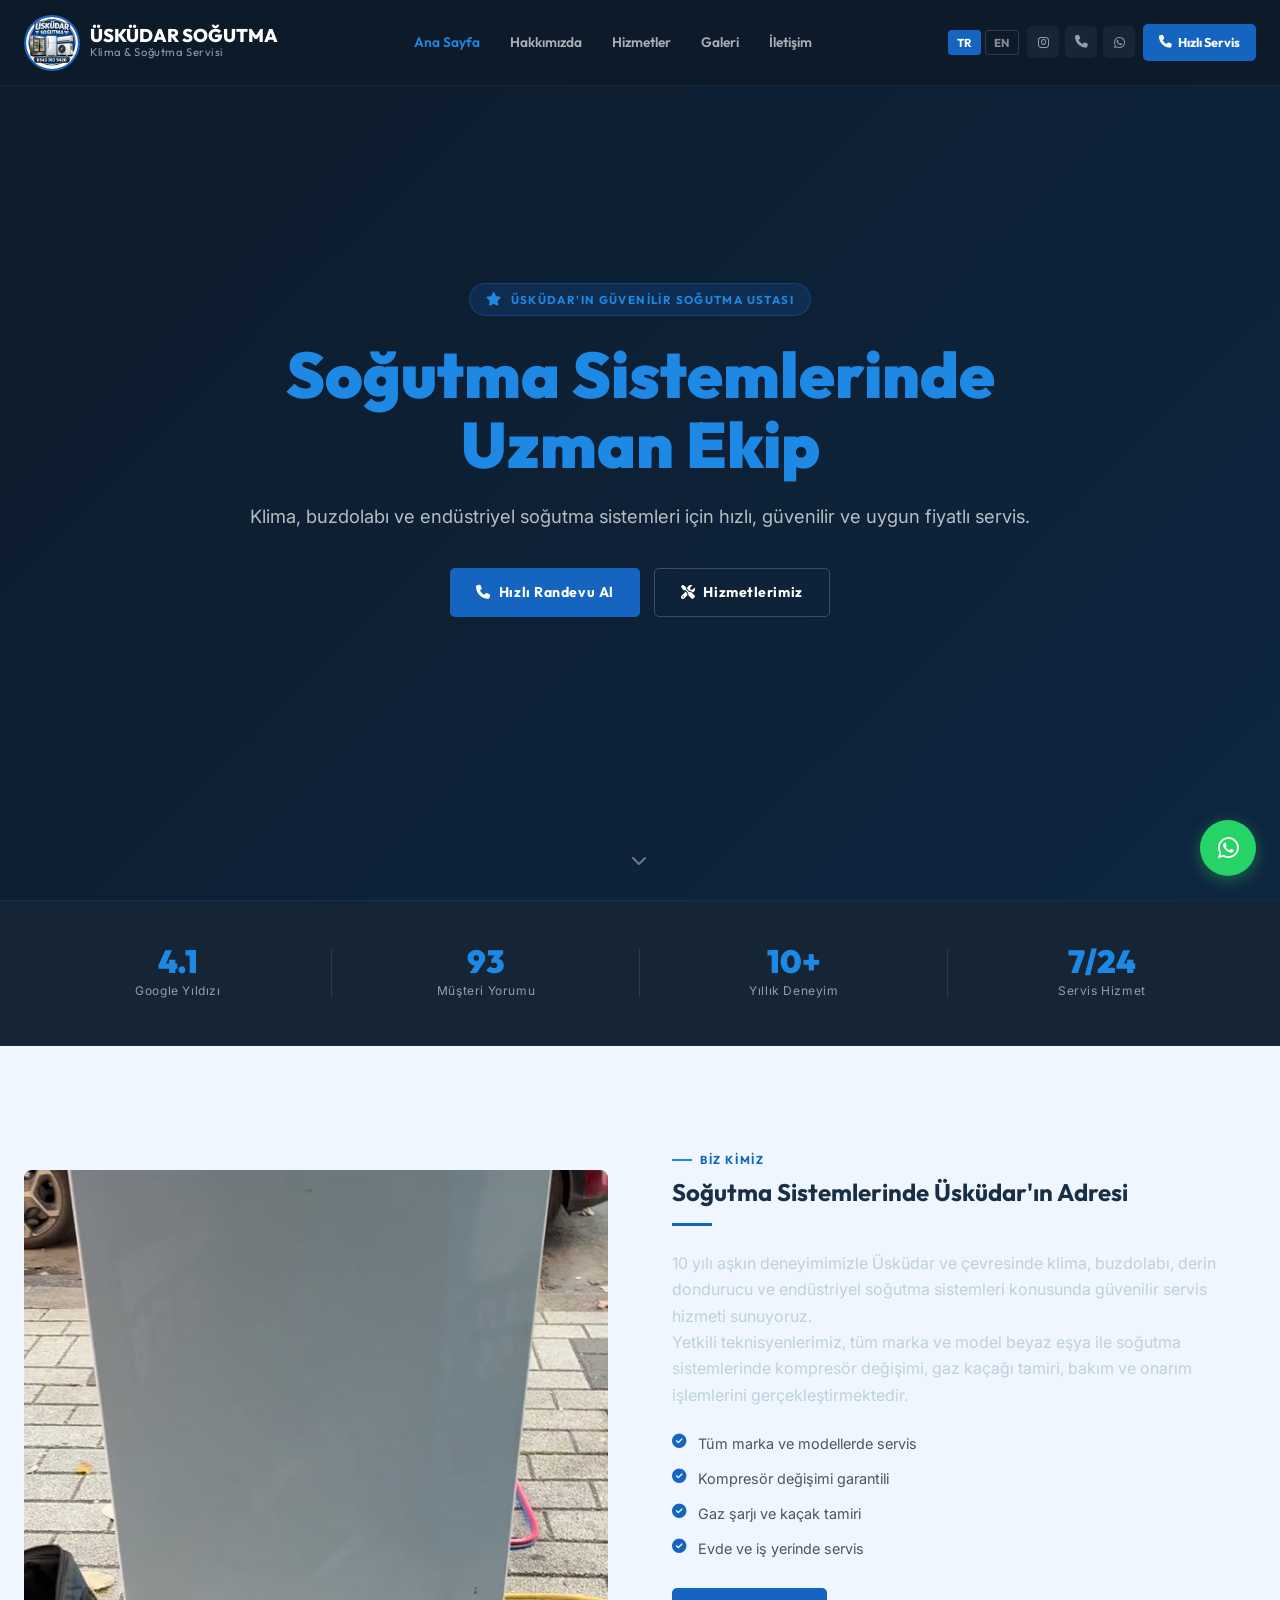
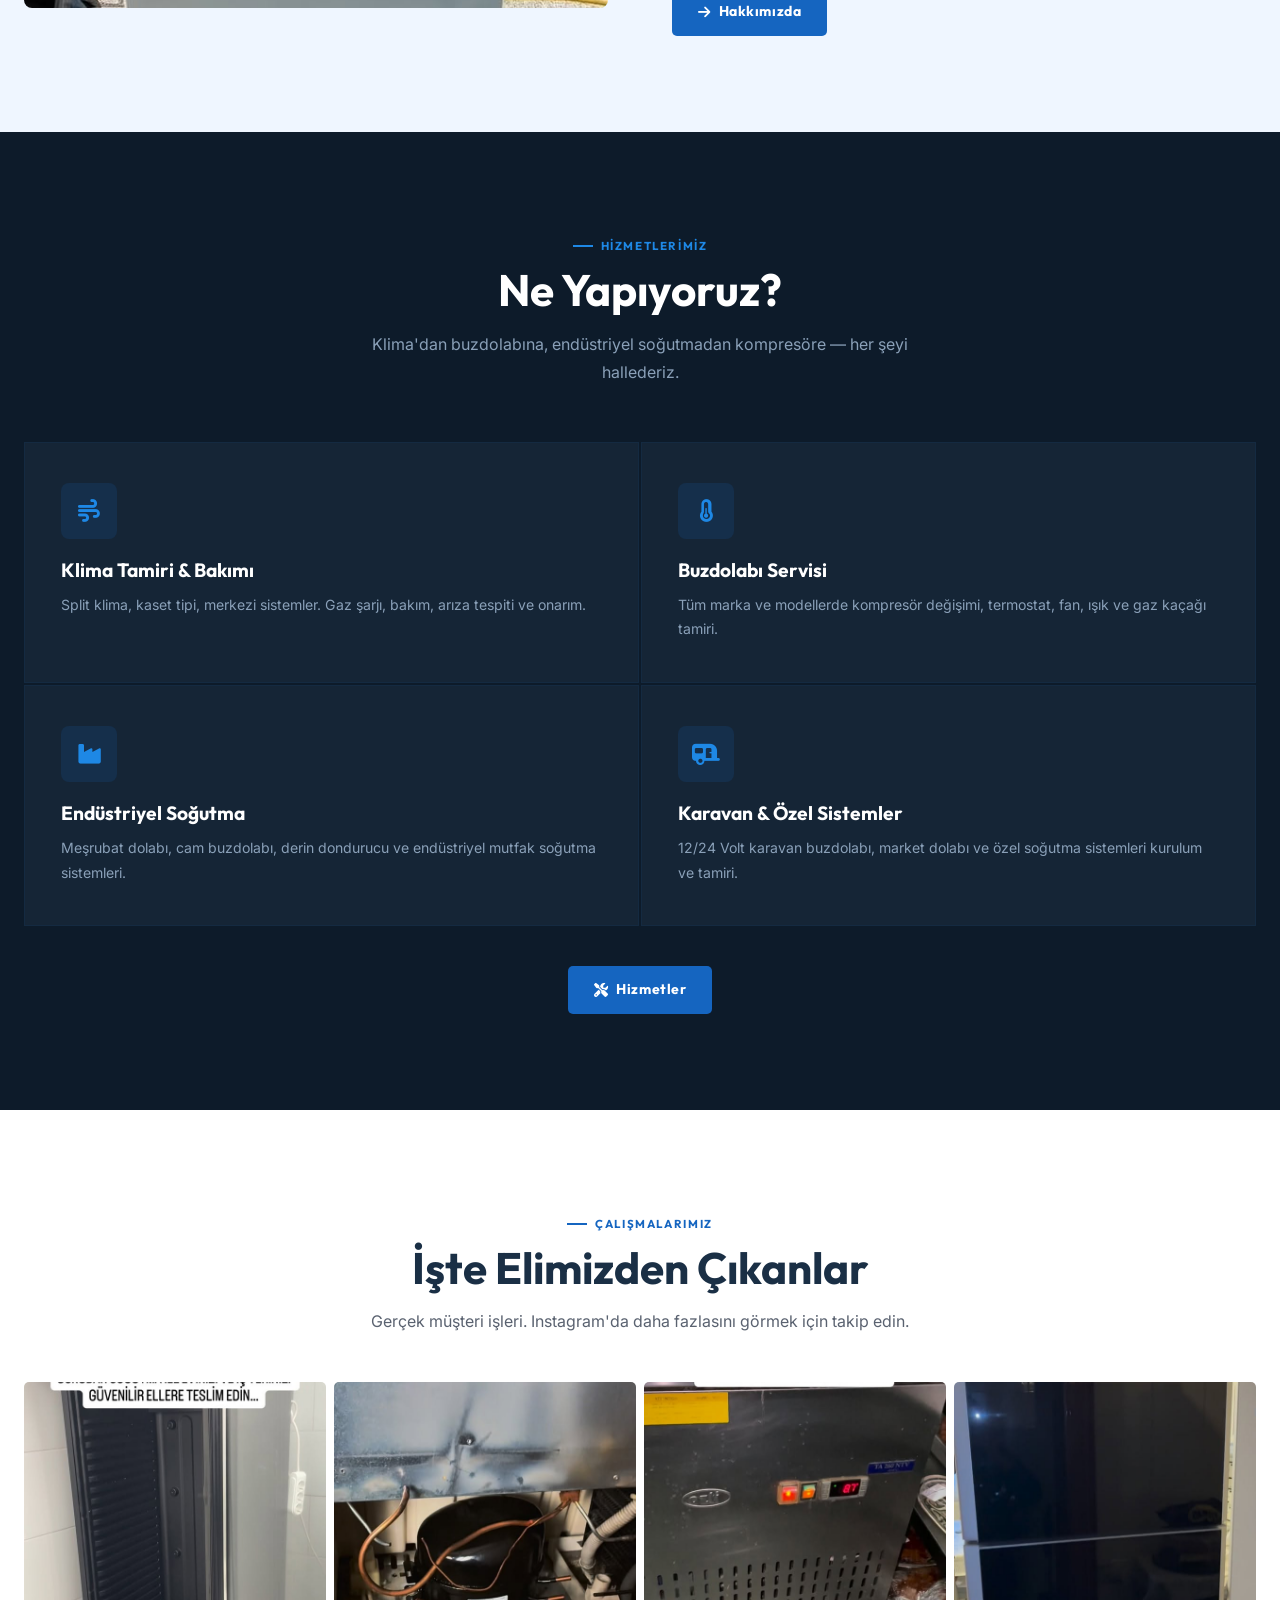
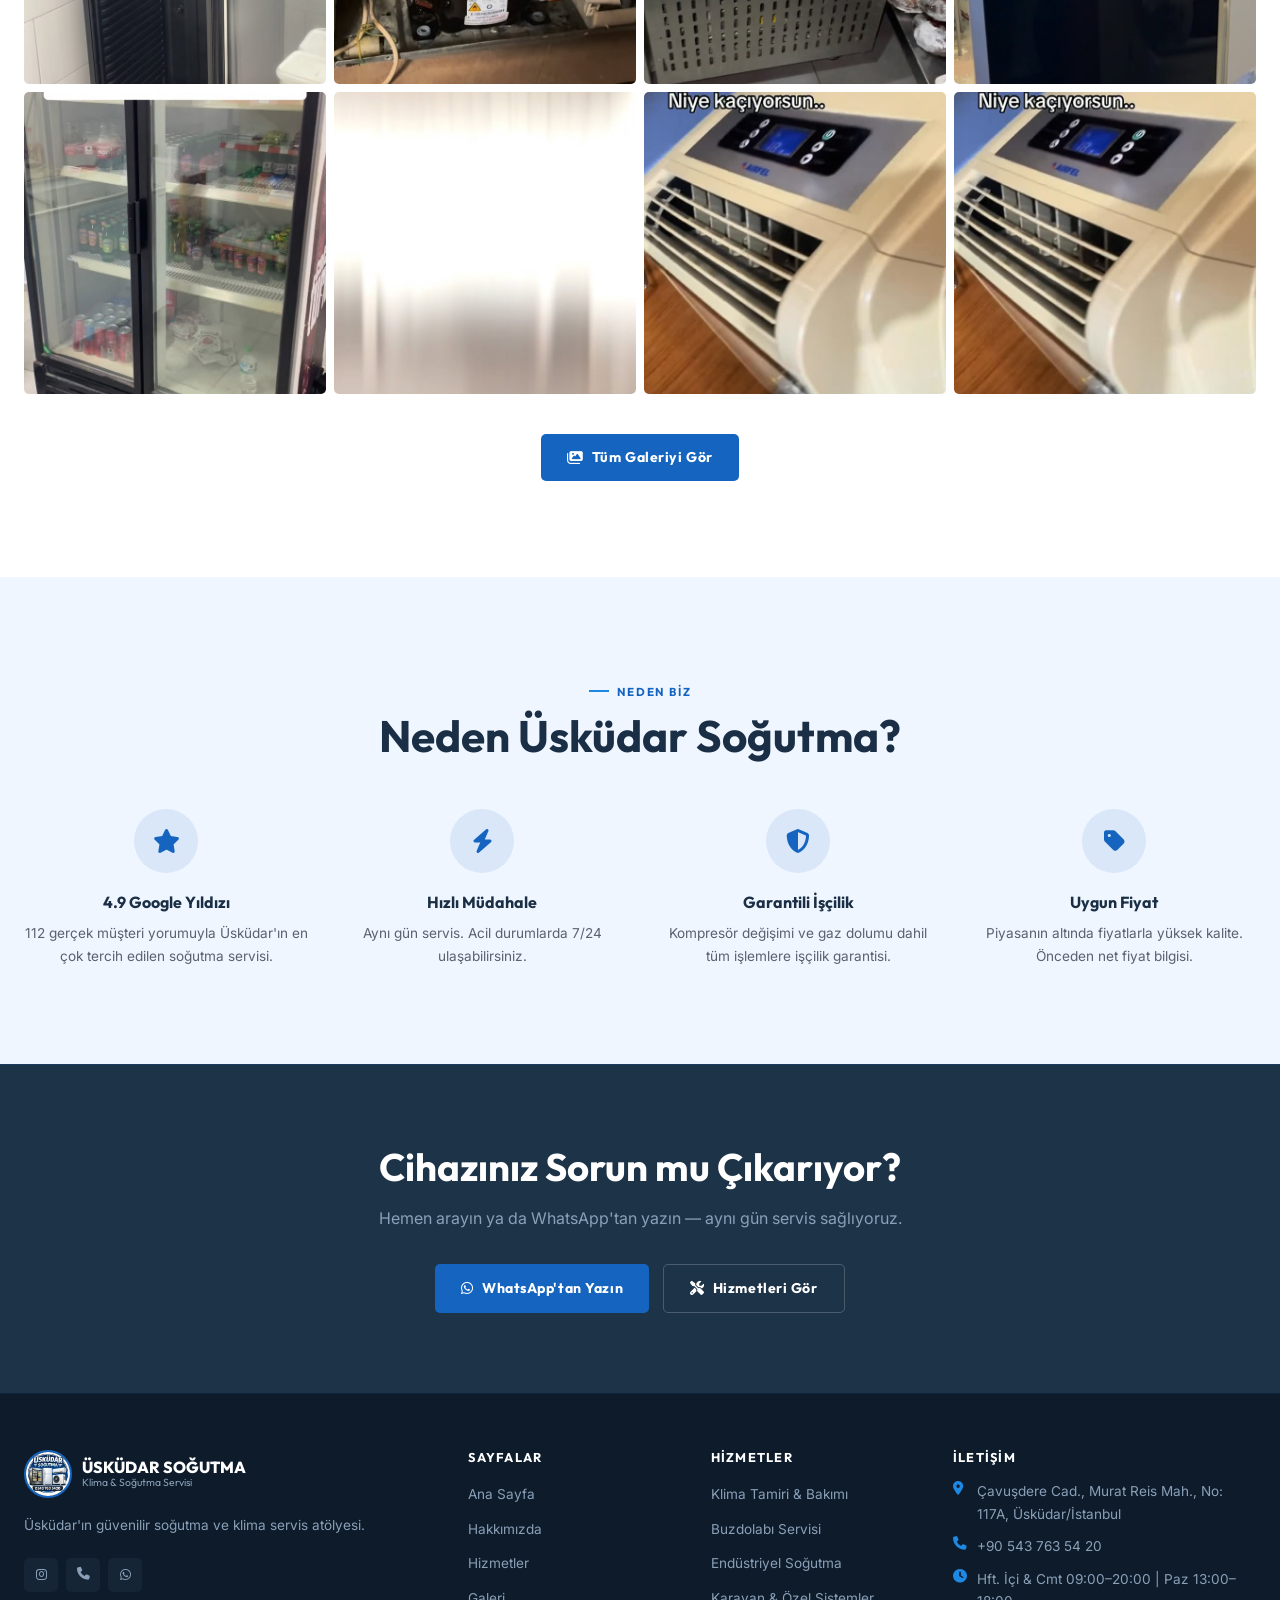
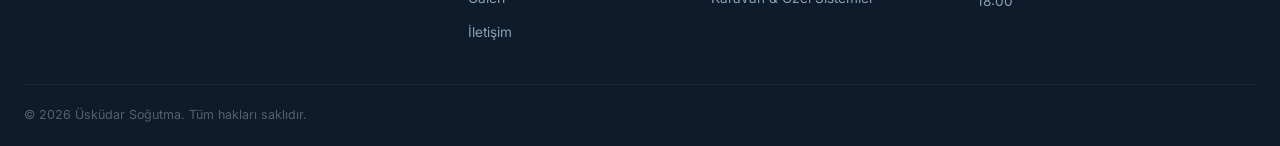
<file: index.html>
<!DOCTYPE html>
<html lang="tr">
<head>
  <meta charset="UTF-8" />
  <meta name="viewport" content="width=device-width, initial-scale=1.0" />
  <title>Üsküdar Soğutma | Klima & Buzdolabı Servisi – Üsküdar İstanbul</title>
  <meta name="description" content="Üsküdar'ın en güvenilir soğutma ve klima servis atölyesi. Kompresör değişimi, gaz kaçağı tamiri, buzdolabı servisi. Google 4.9 ★ 112 yorum." />
  <link rel="stylesheet" href="assets/style.css" />
  <link rel="stylesheet" href="https://cdnjs.cloudflare.com/ajax/libs/font-awesome/6.5.0/css/all.min.css" />
</head>
<body>

<!-- NAVBAR -->
<nav class="navbar" id="navbar">
  <div class="nav-inner">
    <a href="index.html" class="nav-logo">
      <img src="assets/logo.jpg" alt="Üsküdar Soğutma" />
      <div class="nav-logo-text">ÜSKÜDAR SOĞUTMA<small>Klima & Soğutma Servisi</small></div>
    </a>
    <div class="nav-menu">
      <a href="index.html" class="active" data-i18n="nav.home">Ana Sayfa</a>
      <a href="hakkimizda.html" data-i18n="nav.about">Hakkımızda</a>
      <a href="hizmetler.html" data-i18n="nav.services">Hizmetler</a>
      <a href="galeri.html" data-i18n="nav.gallery">Galeri</a>
      <a href="iletisim.html" data-i18n="nav.contact">İletişim</a>
    </div>
    <div class="nav-right">
      <div class="nav-lang">
        <button class="lang-btn active" data-lang="tr">TR</button>
        <button class="lang-btn" data-lang="en">EN</button>
      </div>
      <div class="nav-social">
        <a href="https://www.instagram.com/uskudarsogutma" target="_blank"><i class="fab fa-instagram"></i></a>
        <a href="tel:+905437635420"><i class="fas fa-phone"></i></a>
        <a href="https://wa.me/905437635420" target="_blank"><i class="fab fa-whatsapp"></i></a>
      </div>
      <div class="nav-cta"><a href="tel:+905437635420"><i class="fas fa-phone"></i> <span data-i18n="nav.cta">Hızlı Servis</span></a></div>
    </div>
    <button class="nav-hamburger" id="navHamburger"><span></span><span></span><span></span></button>
  </div>
</nav>
<nav class="nav-mobile" id="navMobile">
  <div class="lang-row">
    <button class="lang-btn active" data-lang="tr">TR</button>
    <button class="lang-btn" data-lang="en">EN</button>
  </div>
  <a href="index.html" data-i18n="nav.home">Ana Sayfa</a>
  <a href="hakkimizda.html" data-i18n="nav.about">Hakkımızda</a>
  <a href="hizmetler.html" data-i18n="nav.services">Hizmetler</a>
  <a href="galeri.html" data-i18n="nav.gallery">Galeri</a>
  <a href="iletisim.html" data-i18n="nav.contact">İletişim</a>
</nav>

<!-- HERO (dark) -->
<section class="hero">
  <video class="hero-video" autoplay muted loop playsinline>
    <source src="https://videos.pexels.com/video-files/3252024/3252024-hd_1920_1080_30fps.mp4" type="video/mp4" />
  </video>
  <div class="hero-overlay"></div>
  <div class="hero-content fade-in">
    <div class="hero-badge"><i class="fas fa-star"></i> <span data-i18n="hero.badge">Üsküdar'ın Güvenilir Soğutma Ustası</span></div>
    <h1 class="hero-title">
      <span data-i18n="hero.title1">Soğutma Sistemlerinde</span><br/>
      <span style="color:var(--blue-lt)" data-i18n="hero.title2">Uzman Ekip</span>
    </h1>
    <p class="hero-subtitle" data-i18n="hero.sub">Klima, buzdolabı ve endüstriyel soğutma sistemleri için hızlı, güvenilir ve uygun fiyatlı servis.</p>
    <div class="hero-actions">
      <a href="tel:+905437635420" class="btn btn-primary"><i class="fas fa-phone"></i> <span data-i18n="hero.btn1">Hızlı Randevu Al</span></a>
      <a href="hizmetler.html" class="btn btn-outline"><i class="fas fa-tools"></i> <span data-i18n="hero.btn2">Hizmetlerimiz</span></a>
    </div>
  </div>
  <div class="hero-scroll"><i class="fas fa-chevron-down"></i></div>
</section>

<!-- STATS BAR (dark) -->
<div class="stats-bar">
  <div class="container">
    <div class="stats-grid">
      <div class="stat-item fade-in">
        <div class="stat-num" data-target="4.9" data-suffix="" data-i18n="stat1.num">4.9</div>
        <div class="stat-label" data-i18n="stat1.label">Google Yıldızı</div>
      </div>
      <div class="stat-item fade-in">
        <div class="stat-num" data-target="112" data-i18n="stat2.num">112</div>
        <div class="stat-label" data-i18n="stat2.label">Müşteri Yorumu</div>
      </div>
      <div class="stat-item fade-in">
        <div class="stat-num" data-i18n="stat3.num">10+</div>
        <div class="stat-label" data-i18n="stat3.label">Yıllık Deneyim</div>
      </div>
      <div class="stat-item fade-in">
        <div class="stat-num" data-i18n="stat4.num">7/24</div>
        <div class="stat-label" data-i18n="stat4.label">Servis Hizmet</div>
      </div>
    </div>
  </div>
</div>

<!-- ABOUT PREVIEW (light) -->
<section class="about-section">
  <div class="container">
    <div class="about-grid">
      <div class="about-img slide-left">
        <img src="img/galeri/gm_1.jpg" alt="Üsküdar Soğutma Servis" loading="lazy" />
      </div>
      <div class="slide-right">
        <div class="section-label about-label" data-i18n="about.label">Biz Kimiz</div>
        <h2 style="color:var(--text-dark);font-family:'Outfit',sans-serif;" data-i18n="about.h2">Soğutma Sistemlerinde Üsküdar'ın Adresi</h2>
        <div class="divider"></div>
        <p data-i18n="about.p1">10 yılı aşkın deneyimimizle Üsküdar ve çevresinde klima, buzdolabı, derin dondurucu ve endüstriyel soğutma sistemleri konusunda güvenilir servis hizmeti sunuyoruz.</p>
        <p data-i18n="about.p2">Yetkili teknisyenlerimiz, tüm marka ve model beyaz eşya ile soğutma sistemlerinde kompresör değişimi, gaz kaçağı tamiri, bakım ve onarım işlemlerini gerçekleştirmektedir.</p>
        <div class="about-features">
          <div class="about-feature"><i class="fas fa-check-circle"></i><span data-i18n="about.feat1">Tüm marka ve modellerde servis</span></div>
          <div class="about-feature"><i class="fas fa-check-circle"></i><span data-i18n="about.feat2">Kompresör değişimi garantili</span></div>
          <div class="about-feature"><i class="fas fa-check-circle"></i><span data-i18n="about.feat3">Gaz şarjı ve kaçak tamiri</span></div>
          <div class="about-feature"><i class="fas fa-check-circle"></i><span data-i18n="about.feat4">Evde ve iş yerinde servis</span></div>
        </div>
        <div style="margin-top:28px;">
          <a href="hakkimizda.html" class="btn btn-dark" style="background:var(--blue);"><i class="fas fa-arrow-right"></i> <span data-i18n="nav.about">Hakkımızda</span></a>
        </div>
      </div>
    </div>
  </div>
</section>

<!-- SERVICES (dark) -->
<section class="services-section">
  <div class="container">
    <div class="services-header fade-in">
      <div class="section-label" data-i18n="services.label">Hizmetlerimiz</div>
      <h2 class="section-title" data-i18n="services.h2">Ne Yapıyoruz?</h2>
      <p class="section-desc" data-i18n="services.desc">Klima'dan buzdolabına, endüstriyel soğutmadan kompresöre — her şeyi hallederiz.</p>
    </div>
    <div class="services-grid">
      <div class="service-card fade-in">
        <div class="service-icon"><i class="fas fa-wind"></i></div>
        <h3 data-i18n="serv1.title">Klima Tamiri & Bakımı</h3>
        <p data-i18n="serv1.desc">Split klima, kaset tipi, merkezi sistemler. Gaz şarjı, bakım, arıza tespiti ve onarım.</p>
      </div>
      <div class="service-card fade-in">
        <div class="service-icon"><i class="fas fa-thermometer-half"></i></div>
        <h3 data-i18n="serv2.title">Buzdolabı Servisi</h3>
        <p data-i18n="serv2.desc">Tüm marka ve modellerde kompresör değişimi, termostat, fan, ışık ve gaz kaçağı tamiri.</p>
      </div>
      <div class="service-card fade-in">
        <div class="service-icon"><i class="fas fa-industry"></i></div>
        <h3 data-i18n="serv3.title">Endüstriyel Soğutma</h3>
        <p data-i18n="serv3.desc">Meşrubat dolabı, cam buzdolabı, derin dondurucu ve endüstriyel mutfak soğutma sistemleri.</p>
      </div>
      <div class="service-card fade-in">
        <div class="service-icon"><i class="fas fa-caravan"></i></div>
        <h3 data-i18n="serv4.title">Karavan & Özel Sistemler</h3>
        <p data-i18n="serv4.desc">12/24 Volt karavan buzdolabı, market dolabı ve özel soğutma sistemleri kurulum ve tamiri.</p>
      </div>
    </div>
    <div style="text-align:center;margin-top:40px;">
      <a href="hizmetler.html" class="btn btn-primary"><i class="fas fa-tools"></i> <span data-i18n="nav.services">Hizmetler</span></a>
    </div>
  </div>
</section>

<!-- GALLERY PREVIEW (white) -->
<section class="gallery-section">
  <div class="container">
    <div class="gallery-header fade-in">
      <div class="section-label" data-i18n="gallery.label">Çalışmalarımız</div>
      <h2 class="section-title" style="color:var(--text-dark);" data-i18n="gallery.h2">İşte Elimizden Çıkanlar</h2>
      <p data-i18n="gallery.desc">Gerçek müşteri işleri. Instagram'da daha fazlasını görmek için takip edin.</p>
    </div>
    <div class="gallery-grid">
      <div class="gallery-item" data-src="img/galeri/gm_2.jpg">
        <img src="img/galeri/gm_3.jpg" alt="Soğutma Servisi" loading="lazy" />
      </div>
      <div class="gallery-item" data-src="img/galeri/gm_4.jpg">
        <img src="img/galeri/gm_5.jpg" alt="Kompresör Değişimi" loading="lazy" />
      </div>
      <div class="gallery-item" data-src="img/galeri/gm_6.jpg">
        <img src="img/galeri/gm_7.jpg" alt="Gaz Kaçağı Tamiri" loading="lazy" />
      </div>
      <div class="gallery-item" data-src="img/galeri/gm_8.jpg">
        <img src="img/galeri/gm_9.jpg" alt="Klima Servisi" loading="lazy" />
      </div>
      <div class="gallery-item" data-src="img/galeri/gm_10.jpg">
        <img src="img/galeri/gm_11.jpg" alt="Karavan Buzdolabı" loading="lazy" />
      </div>
      <div class="gallery-item" data-src="img/galeri/gm_12.jpg">
        <img src="img/galeri/gm_13.jpg" alt="Servis Çalışması" loading="lazy" />
      </div>
      <div class="gallery-item" data-src="img/galeri/gm_14.jpg">
        <img src="img/galeri/gm_14.jpg" alt="Arçelik Servisi" loading="lazy" />
      </div>
      <div class="gallery-item" data-src="img/galeri/gm_14.jpg">
        <img src="img/galeri/gm_14.jpg" alt="Endüstriyel Mutfak Dolabı" loading="lazy" />
      </div>
    </div>
    <div class="gallery-more fade-in">
      <a href="galeri.html" class="btn btn-dark" style="background:var(--blue);"><i class="fas fa-images"></i> <span data-i18n="gallery.btn">Tüm Galeriyi Gör</span></a>
    </div>
  </div>
</section>

<!-- WHY US (light) -->
<section class="why-section">
  <div class="container">
    <div style="text-align:center;margin-bottom:48px;" class="fade-in">
      <div class="section-label" style="color:var(--blue);justify-content:center;" data-i18n="why.label">Neden Biz</div>
      <h2 class="section-title" style="color:var(--text-dark);" data-i18n="why.h2">Neden Üsküdar Soğutma?</h2>
    </div>
    <div class="why-grid">
      <div class="why-card fade-in">
        <div class="why-icon"><i class="fas fa-star"></i></div>
        <h3 data-i18n="why1.title">4.9 Google Yıldızı</h3>
        <p data-i18n="why1.desc">112 gerçek müşteri yorumuyla Üsküdar'ın en çok tercih edilen soğutma servisi.</p>
      </div>
      <div class="why-card fade-in">
        <div class="why-icon"><i class="fas fa-bolt"></i></div>
        <h3 data-i18n="why2.title">Hızlı Müdahale</h3>
        <p data-i18n="why2.desc">Aynı gün servis. Acil durumlarda 7/24 ulaşabilirsiniz.</p>
      </div>
      <div class="why-card fade-in">
        <div class="why-icon"><i class="fas fa-shield-alt"></i></div>
        <h3 data-i18n="why3.title">Garantili İşçilik</h3>
        <p data-i18n="why3.desc">Kompresör değişimi ve gaz dolumu dahil tüm işlemlere işçilik garantisi.</p>
      </div>
      <div class="why-card fade-in">
        <div class="why-icon"><i class="fas fa-tag"></i></div>
        <h3 data-i18n="why4.title">Uygun Fiyat</h3>
        <p data-i18n="why4.desc">Piyasanın altında fiyatlarla yüksek kalite. Önceden net fiyat bilgisi.</p>
      </div>
    </div>
  </div>
</section>

<!-- CTA (dark) -->
<section class="cta-section">
  <div class="container">
    <div class="cta-inner fade-in">
      <h2 data-i18n="cta.h2">Cihazınız Sorun mu Çıkarıyor?</h2>
      <p data-i18n="cta.p">Hemen arayın ya da WhatsApp'tan yazın — aynı gün servis sağlıyoruz.</p>
      <div class="cta-actions">
        <a href="https://wa.me/905437635420" target="_blank" class="btn btn-primary"><i class="fab fa-whatsapp"></i> <span data-i18n="cta.btn1">WhatsApp'tan Yazın</span></a>
        <a href="hizmetler.html" class="btn btn-outline"><i class="fas fa-tools"></i> <span data-i18n="cta.btn2">Hizmetleri Gör</span></a>
      </div>
    </div>
  </div>
</section>

<!-- FOOTER -->
<footer>
  <div class="container">
    <div class="footer-grid">
      <div class="footer-brand">
        <div class="footer-logo">
          <img src="assets/logo.jpg" alt="Üsküdar Soğutma" />
          <div class="footer-logo-text">ÜSKÜDAR SOĞUTMA<small>Klima & Soğutma Servisi</small></div>
        </div>
        <p data-i18n="footer.desc">Üsküdar'ın güvenilir soğutma ve klima servis atölyesi.</p>
        <div class="footer-social">
          <a href="https://www.instagram.com/uskudarsogutma" target="_blank"><i class="fab fa-instagram"></i></a>
          <a href="tel:+905437635420"><i class="fas fa-phone"></i></a>
          <a href="https://wa.me/905437635420" target="_blank"><i class="fab fa-whatsapp"></i></a>
        </div>
      </div>
      <div class="footer-col">
        <h4 data-i18n="footer.pages">Sayfalar</h4>
        <ul>
          <li><a href="index.html" data-i18n="nav.home">Ana Sayfa</a></li>
          <li><a href="hakkimizda.html" data-i18n="nav.about">Hakkımızda</a></li>
          <li><a href="hizmetler.html" data-i18n="nav.services">Hizmetler</a></li>
          <li><a href="galeri.html" data-i18n="nav.gallery">Galeri</a></li>
          <li><a href="iletisim.html" data-i18n="nav.contact">İletişim</a></li>
        </ul>
      </div>
      <div class="footer-col">
        <h4 data-i18n="footer.services">Hizmetler</h4>
        <ul>
          <li><a href="hizmetler.html" data-i18n="serv1.title">Klima Tamiri & Bakımı</a></li>
          <li><a href="hizmetler.html" data-i18n="serv2.title">Buzdolabı Servisi</a></li>
          <li><a href="hizmetler.html" data-i18n="serv3.title">Endüstriyel Soğutma</a></li>
          <li><a href="hizmetler.html" data-i18n="serv4.title">Karavan & Özel Sistemler</a></li>
        </ul>
      </div>
      <div class="footer-col">
        <h4 data-i18n="footer.contact">İletişim</h4>
        <div class="footer-contact-item"><i class="fas fa-map-marker-alt"></i><span data-i18n="footer.address">Çavuşdere Cad., Murat Reis Mah., No: 117A, Üsküdar/İstanbul</span></div>
        <div class="footer-contact-item"><i class="fas fa-phone"></i><span><a href="tel:+905437635420" data-i18n="footer.phone">+90 543 763 54 20</a></span></div>
        <div class="footer-contact-item"><i class="fas fa-clock"></i><span data-i18n="footer.hours">Hft. İçi & Cmt 09:00–20:00 | Paz 13:00–18:00</span></div>
      </div>
    </div>
    <div class="footer-bottom">
      <span data-i18n="footer.rights">© 2026 Üsküdar Soğutma. Tüm hakları saklıdır.</span>
    </div>
  </div>
</footer>

<a href="https://wa.me/905437635420" target="_blank" class="whatsapp-float"><i class="fab fa-whatsapp"></i></a>
<script src="assets/script.js"></script>
</body>
</html>
</file>
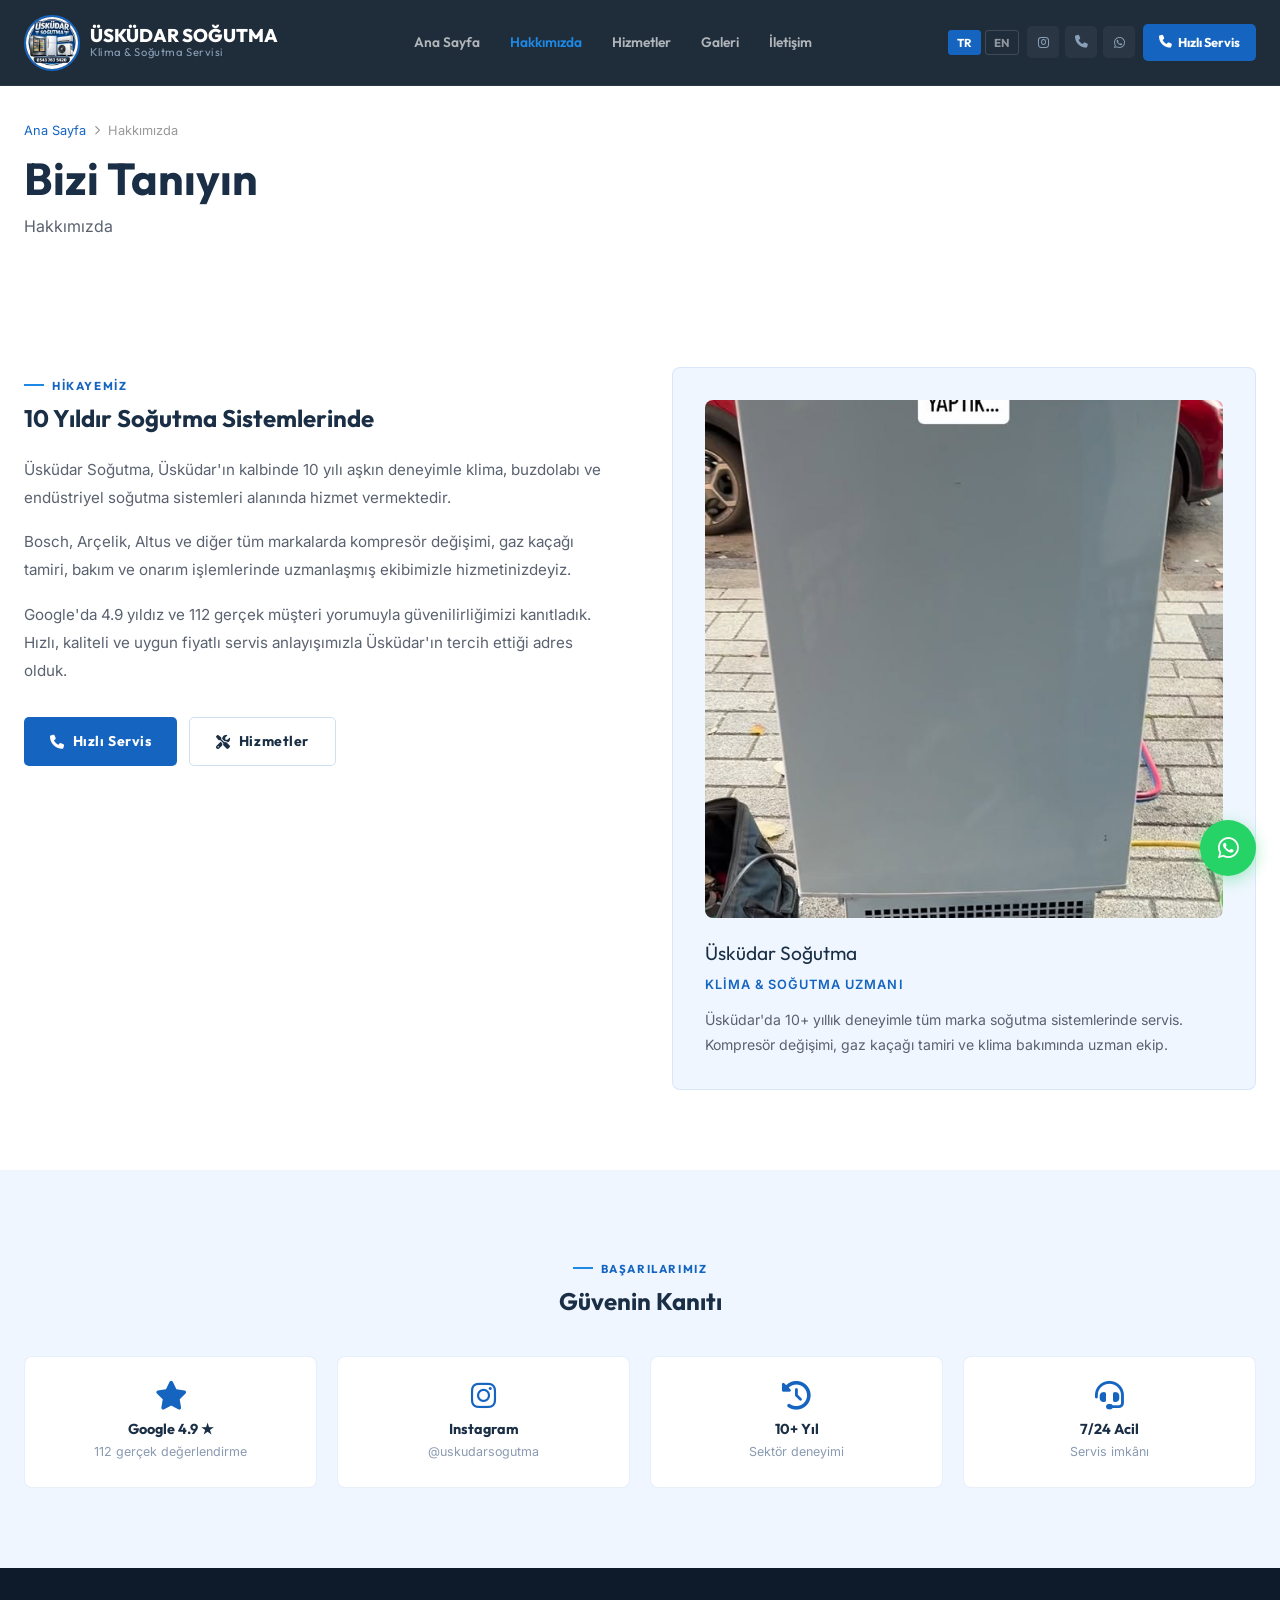
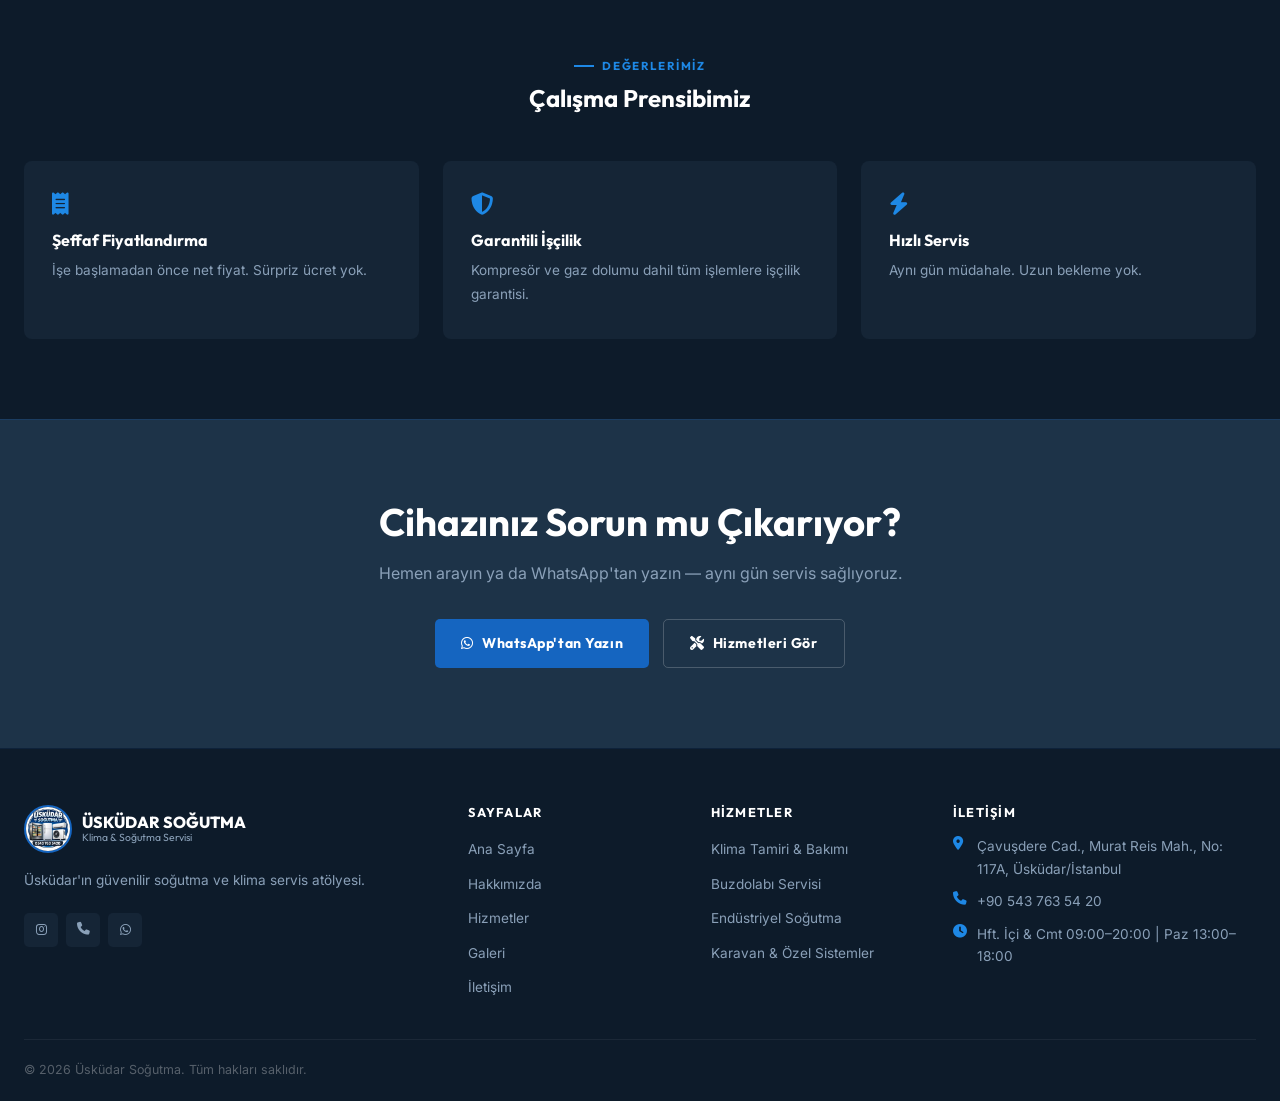
<file: hakkimizda.html>
<!DOCTYPE html>
<html lang="tr">
<head>
  <meta charset="UTF-8" />
  <meta name="viewport" content="width=device-width, initial-scale=1.0" />
  <title>Hakkımızda – Üsküdar Soğutma | Klima & Buzdolabı Servisi</title>
  <meta name="description" content="Üsküdar Soğutma hakkında: 10+ yıllık deneyim, Google 4.9 yıldız, tüm marka soğutma ve klima servisi." />
  <link rel="stylesheet" href="assets/style.css" />
  <link rel="stylesheet" href="https://cdnjs.cloudflare.com/ajax/libs/font-awesome/6.5.0/css/all.min.css" />
</head>
<body>

<!-- NAVBAR -->
<nav class="navbar" id="navbar">
  <div class="nav-inner">
    <a href="index.html" class="nav-logo">
      <img src="assets/logo.jpg" alt="Üsküdar Soğutma" />
      <div class="nav-logo-text">ÜSKÜDAR SOĞUTMA<small>Klima & Soğutma Servisi</small></div>
    </a>
    <div class="nav-menu">
      <a href="index.html" data-i18n="nav.home">Ana Sayfa</a>
      <a href="hakkimizda.html" class="active" data-i18n="nav.about">Hakkımızda</a>
      <a href="hizmetler.html" data-i18n="nav.services">Hizmetler</a>
      <a href="galeri.html" data-i18n="nav.gallery">Galeri</a>
      <a href="iletisim.html" data-i18n="nav.contact">İletişim</a>
    </div>
    <div class="nav-right">
      <div class="nav-lang">
        <button class="lang-btn active" data-lang="tr">TR</button>
        <button class="lang-btn" data-lang="en">EN</button>
      </div>
      <div class="nav-social">
        <a href="https://www.instagram.com/uskudarsogutma" target="_blank"><i class="fab fa-instagram"></i></a>
        <a href="tel:+905437635420"><i class="fas fa-phone"></i></a>
        <a href="https://wa.me/905437635420" target="_blank"><i class="fab fa-whatsapp"></i></a>
      </div>
      <div class="nav-cta"><a href="tel:+905437635420"><i class="fas fa-phone"></i> <span data-i18n="nav.cta">Hızlı Servis</span></a></div>
    </div>
    <button class="nav-hamburger" id="navHamburger"><span></span><span></span><span></span></button>
  </div>
</nav>
<nav class="nav-mobile" id="navMobile">
  <div class="lang-row">
    <button class="lang-btn active" data-lang="tr">TR</button>
    <button class="lang-btn" data-lang="en">EN</button>
  </div>
  <a href="index.html" data-i18n="nav.home">Ana Sayfa</a>
  <a href="hakkimizda.html" data-i18n="nav.about">Hakkımızda</a>
  <a href="hizmetler.html" data-i18n="nav.services">Hizmetler</a>
  <a href="galeri.html" data-i18n="nav.gallery">Galeri</a>
  <a href="iletisim.html" data-i18n="nav.contact">İletişim</a>
</nav>

<!-- PAGE HEADER (white) -->
<div class="page-header">
  <div class="container">
    <nav class="breadcrumb">
      <a href="index.html" data-i18n="nav.home">Ana Sayfa</a>
      <i class="fas fa-chevron-right" style="font-size:.6rem;"></i>
      <span data-i18n="nav.about">Hakkımızda</span>
    </nav>
    <h1 data-i18n="about.page.title">Bizi Tanıyın</h1>
    <p data-i18n="about.page.label">Hakkımızda</p>
  </div>
</div>

<!-- STORY (white) -->
<section class="about-page">
  <div class="container">
    <div class="about-page-grid">
      <div class="slide-left">
        <div class="section-label" style="color:var(--blue);" data-i18n="about.story.label">Hikayemiz</div>
        <h2 style="color:var(--text-dark);font-family:'Outfit',sans-serif;margin-bottom:24px;" data-i18n="about.story.h2">10 Yıldır Soğutma Sistemlerinde</h2>
        <p style="color:#5a6270;margin-bottom:16px;font-size:.95rem;line-height:1.85;" data-i18n="about.story.p1">Üsküdar Soğutma, Üsküdar'ın kalbinde 10 yılı aşkın deneyimle klima, buzdolabı ve endüstriyel soğutma sistemleri alanında hizmet vermektedir.</p>
        <p style="color:#5a6270;margin-bottom:16px;font-size:.95rem;line-height:1.85;" data-i18n="about.story.p2">Bosch, Arçelik, Altus ve diğer tüm markalarda kompresör değişimi, gaz kaçağı tamiri, bakım ve onarım işlemlerinde uzmanlaşmış ekibimizle hizmetinizdeyiz.</p>
        <p style="color:#5a6270;font-size:.95rem;line-height:1.85;" data-i18n="about.story.p3">Google'da 4.9 yıldız ve 112 gerçek müşteri yorumuyla güvenilirliğimizi kanıtladık. Hızlı, kaliteli ve uygun fiyatlı servis anlayışımızla Üsküdar'ın tercih ettiği adres olduk.</p>
        <div style="margin-top:32px;display:flex;gap:12px;flex-wrap:wrap;">
          <a href="iletisim.html" class="btn btn-primary" style="background:var(--blue);"><i class="fas fa-phone"></i> <span data-i18n="nav.cta">Hızlı Servis</span></a>
          <a href="hizmetler.html" class="btn btn-outline" style="color:var(--text-dark);border-color:rgba(21,101,192,0.2);"><i class="fas fa-tools"></i> <span data-i18n="nav.services">Hizmetler</span></a>
        </div>
      </div>
      <div class="slide-right">
        <div class="team-card">
          <img class="team-photo" src="img/galeri/gm_1.jpg" alt="Üsküdar Soğutma Ekibi" loading="lazy" />
          <div class="team-name">Üsküdar Soğutma</div>
          <div class="team-title">Klima & Soğutma Uzmanı</div>
          <p class="team-bio">Üsküdar'da 10+ yıllık deneyimle tüm marka soğutma sistemlerinde servis. Kompresör değişimi, gaz kaçağı tamiri ve klima bakımında uzman ekip.</p>
        </div>
      </div>
    </div>
  </div>
</section>

<!-- CERTIFICATES (light) -->
<section class="cert-section">
  <div class="container">
    <div style="text-align:center;margin-bottom:40px;" class="fade-in">
      <div class="section-label" style="color:var(--blue);justify-content:center;" data-i18n="cert.label">Başarılarımız</div>
      <h2 style="color:var(--text-dark);font-family:'Outfit',sans-serif;" data-i18n="cert.h2">Güvenin Kanıtı</h2>
    </div>
    <div class="cert-grid">
      <div class="cert-card fade-in">
        <i class="fas fa-star"></i>
        <h4 data-i18n="cert1.title">Google 4.9 ★</h4>
        <p data-i18n="cert1.desc">112 gerçek değerlendirme</p>
      </div>
      <div class="cert-card fade-in">
        <i class="fab fa-instagram"></i>
        <h4 data-i18n="cert2.title">Instagram</h4>
        <p data-i18n="cert2.desc">@uskudarsogutma</p>
      </div>
      <div class="cert-card fade-in">
        <i class="fas fa-history"></i>
        <h4 data-i18n="cert3.title">10+ Yıl</h4>
        <p data-i18n="cert3.desc">Sektör deneyimi</p>
      </div>
      <div class="cert-card fade-in">
        <i class="fas fa-headset"></i>
        <h4 data-i18n="cert4.title">7/24 Acil</h4>
        <p data-i18n="cert4.desc">Servis imkânı</p>
      </div>
    </div>
  </div>
</section>

<!-- VALUES (dark) -->
<section class="values-section">
  <div class="container">
    <div style="text-align:center;" class="fade-in">
      <div class="section-label" data-i18n="values.label">Değerlerimiz</div>
      <h2 data-i18n="values.h2">Çalışma Prensibimiz</h2>
    </div>
    <div class="values-grid">
      <div class="value-card fade-in">
        <i class="fas fa-receipt"></i>
        <h3 data-i18n="val1.title">Şeffaf Fiyatlandırma</h3>
        <p data-i18n="val1.desc">İşe başlamadan önce net fiyat. Sürpriz ücret yok.</p>
      </div>
      <div class="value-card fade-in">
        <i class="fas fa-shield-alt"></i>
        <h3 data-i18n="val2.title">Garantili İşçilik</h3>
        <p data-i18n="val2.desc">Kompresör ve gaz dolumu dahil tüm işlemlere işçilik garantisi.</p>
      </div>
      <div class="value-card fade-in">
        <i class="fas fa-bolt"></i>
        <h3 data-i18n="val3.title">Hızlı Servis</h3>
        <p data-i18n="val3.desc">Aynı gün müdahale. Uzun bekleme yok.</p>
      </div>
    </div>
  </div>
</section>

<!-- CTA (dark) -->
<section class="cta-section">
  <div class="container">
    <div class="cta-inner fade-in">
      <h2 data-i18n="cta.h2">Cihazınız Sorun mu Çıkarıyor?</h2>
      <p data-i18n="cta.p">Hemen arayın ya da WhatsApp'tan yazın — aynı gün servis sağlıyoruz.</p>
      <div class="cta-actions">
        <a href="https://wa.me/905437635420" target="_blank" class="btn btn-primary"><i class="fab fa-whatsapp"></i> <span data-i18n="cta.btn1">WhatsApp'tan Yazın</span></a>
        <a href="hizmetler.html" class="btn btn-outline"><i class="fas fa-tools"></i> <span data-i18n="cta.btn2">Hizmetleri Gör</span></a>
      </div>
    </div>
  </div>
</section>

<!-- FOOTER -->
<footer>
  <div class="container">
    <div class="footer-grid">
      <div class="footer-brand">
        <div class="footer-logo">
          <img src="assets/logo.jpg" alt="Üsküdar Soğutma" />
          <div class="footer-logo-text">ÜSKÜDAR SOĞUTMA<small>Klima & Soğutma Servisi</small></div>
        </div>
        <p data-i18n="footer.desc">Üsküdar'ın güvenilir soğutma ve klima servis atölyesi.</p>
        <div class="footer-social">
          <a href="https://www.instagram.com/uskudarsogutma" target="_blank"><i class="fab fa-instagram"></i></a>
          <a href="tel:+905437635420"><i class="fas fa-phone"></i></a>
          <a href="https://wa.me/905437635420" target="_blank"><i class="fab fa-whatsapp"></i></a>
        </div>
      </div>
      <div class="footer-col">
        <h4 data-i18n="footer.pages">Sayfalar</h4>
        <ul>
          <li><a href="index.html" data-i18n="nav.home">Ana Sayfa</a></li>
          <li><a href="hakkimizda.html" data-i18n="nav.about">Hakkımızda</a></li>
          <li><a href="hizmetler.html" data-i18n="nav.services">Hizmetler</a></li>
          <li><a href="galeri.html" data-i18n="nav.gallery">Galeri</a></li>
          <li><a href="iletisim.html" data-i18n="nav.contact">İletişim</a></li>
        </ul>
      </div>
      <div class="footer-col">
        <h4 data-i18n="footer.services">Hizmetler</h4>
        <ul>
          <li><a href="hizmetler.html" data-i18n="serv1.title">Klima Tamiri & Bakımı</a></li>
          <li><a href="hizmetler.html" data-i18n="serv2.title">Buzdolabı Servisi</a></li>
          <li><a href="hizmetler.html" data-i18n="serv3.title">Endüstriyel Soğutma</a></li>
          <li><a href="hizmetler.html" data-i18n="serv4.title">Karavan & Özel Sistemler</a></li>
        </ul>
      </div>
      <div class="footer-col">
        <h4 data-i18n="footer.contact">İletişim</h4>
        <div class="footer-contact-item"><i class="fas fa-map-marker-alt"></i><span data-i18n="footer.address">Çavuşdere Cad., Murat Reis Mah., No: 117A, Üsküdar/İstanbul</span></div>
        <div class="footer-contact-item"><i class="fas fa-phone"></i><span><a href="tel:+905437635420" data-i18n="footer.phone">+90 543 763 54 20</a></span></div>
        <div class="footer-contact-item"><i class="fas fa-clock"></i><span data-i18n="footer.hours">Hft. İçi & Cmt 09:00–20:00 | Paz 13:00–18:00</span></div>
      </div>
    </div>
    <div class="footer-bottom">
      <span data-i18n="footer.rights">© 2026 Üsküdar Soğutma. Tüm hakları saklıdır.</span>
    </div>
  </div>
</footer>

<a href="https://wa.me/905437635420" target="_blank" class="whatsapp-float"><i class="fab fa-whatsapp"></i></a>
<script src="assets/script.js"></script>
</body>
</html>
</file>
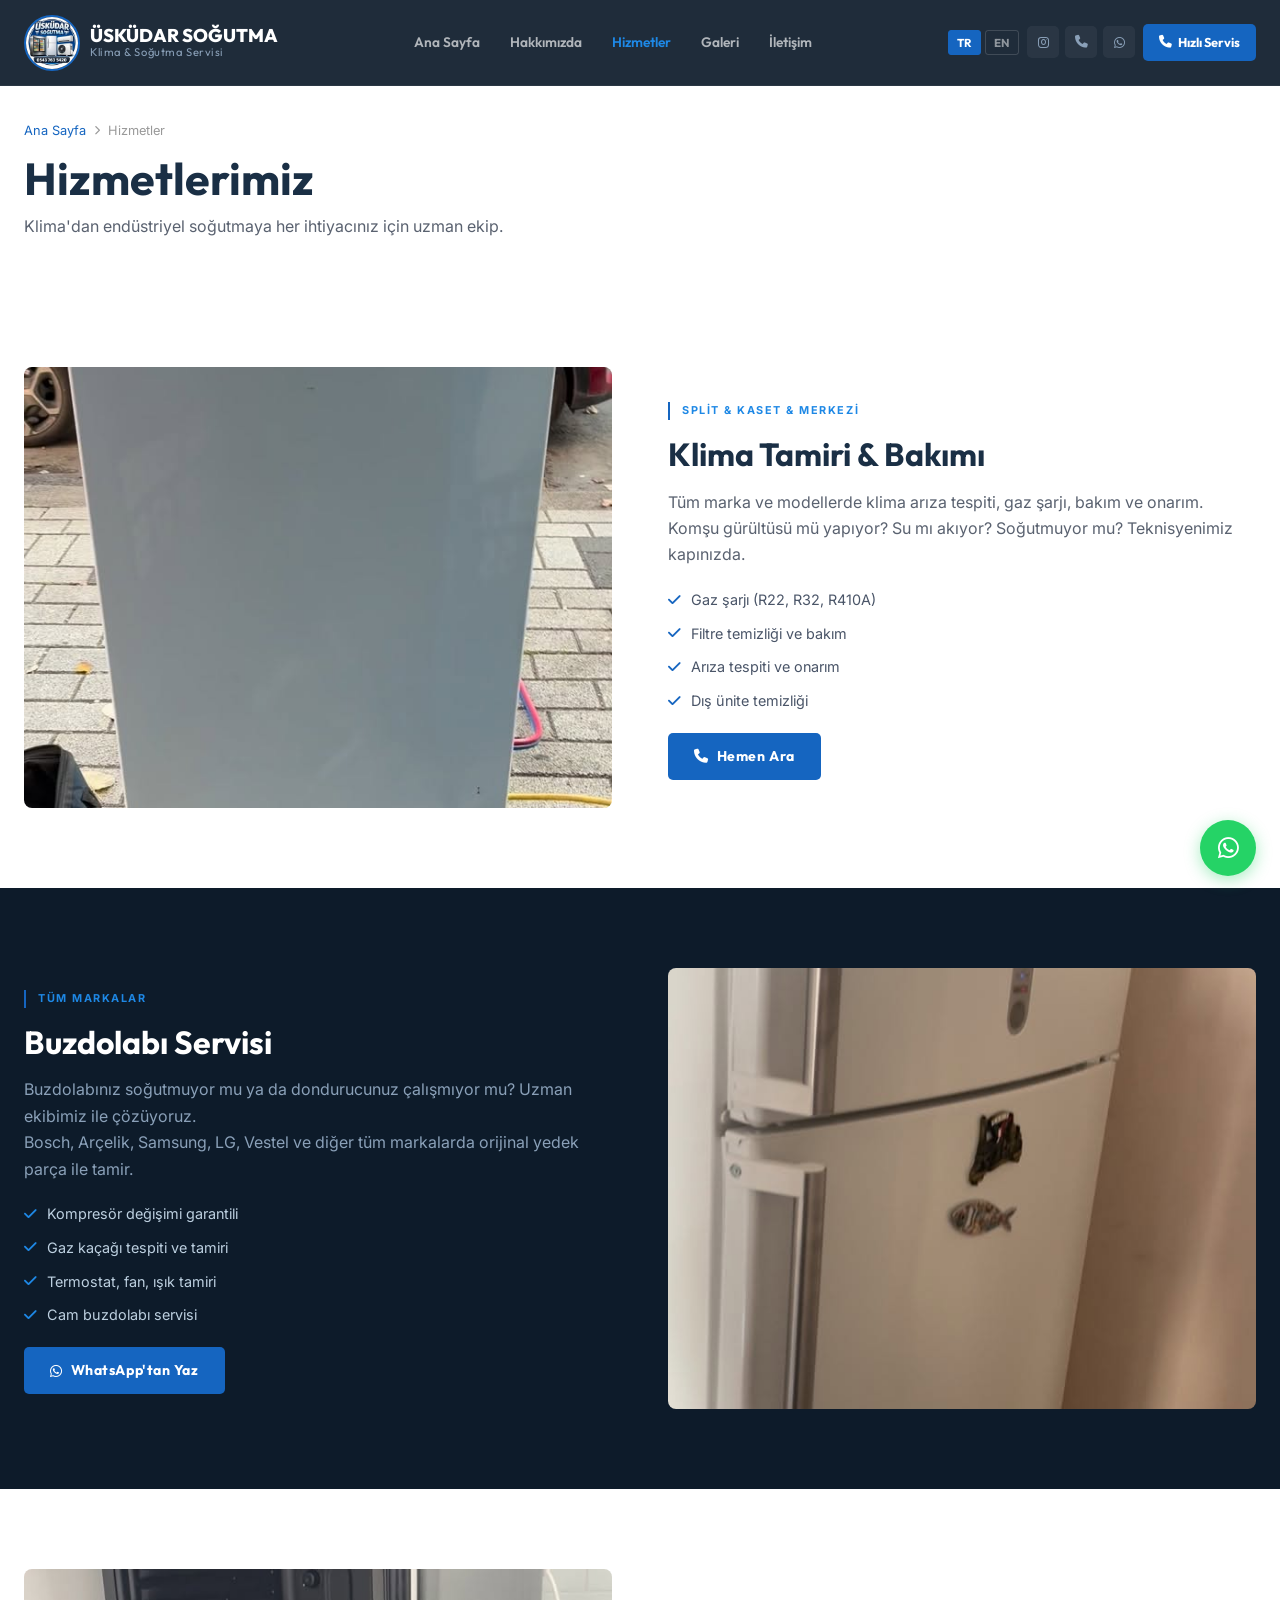
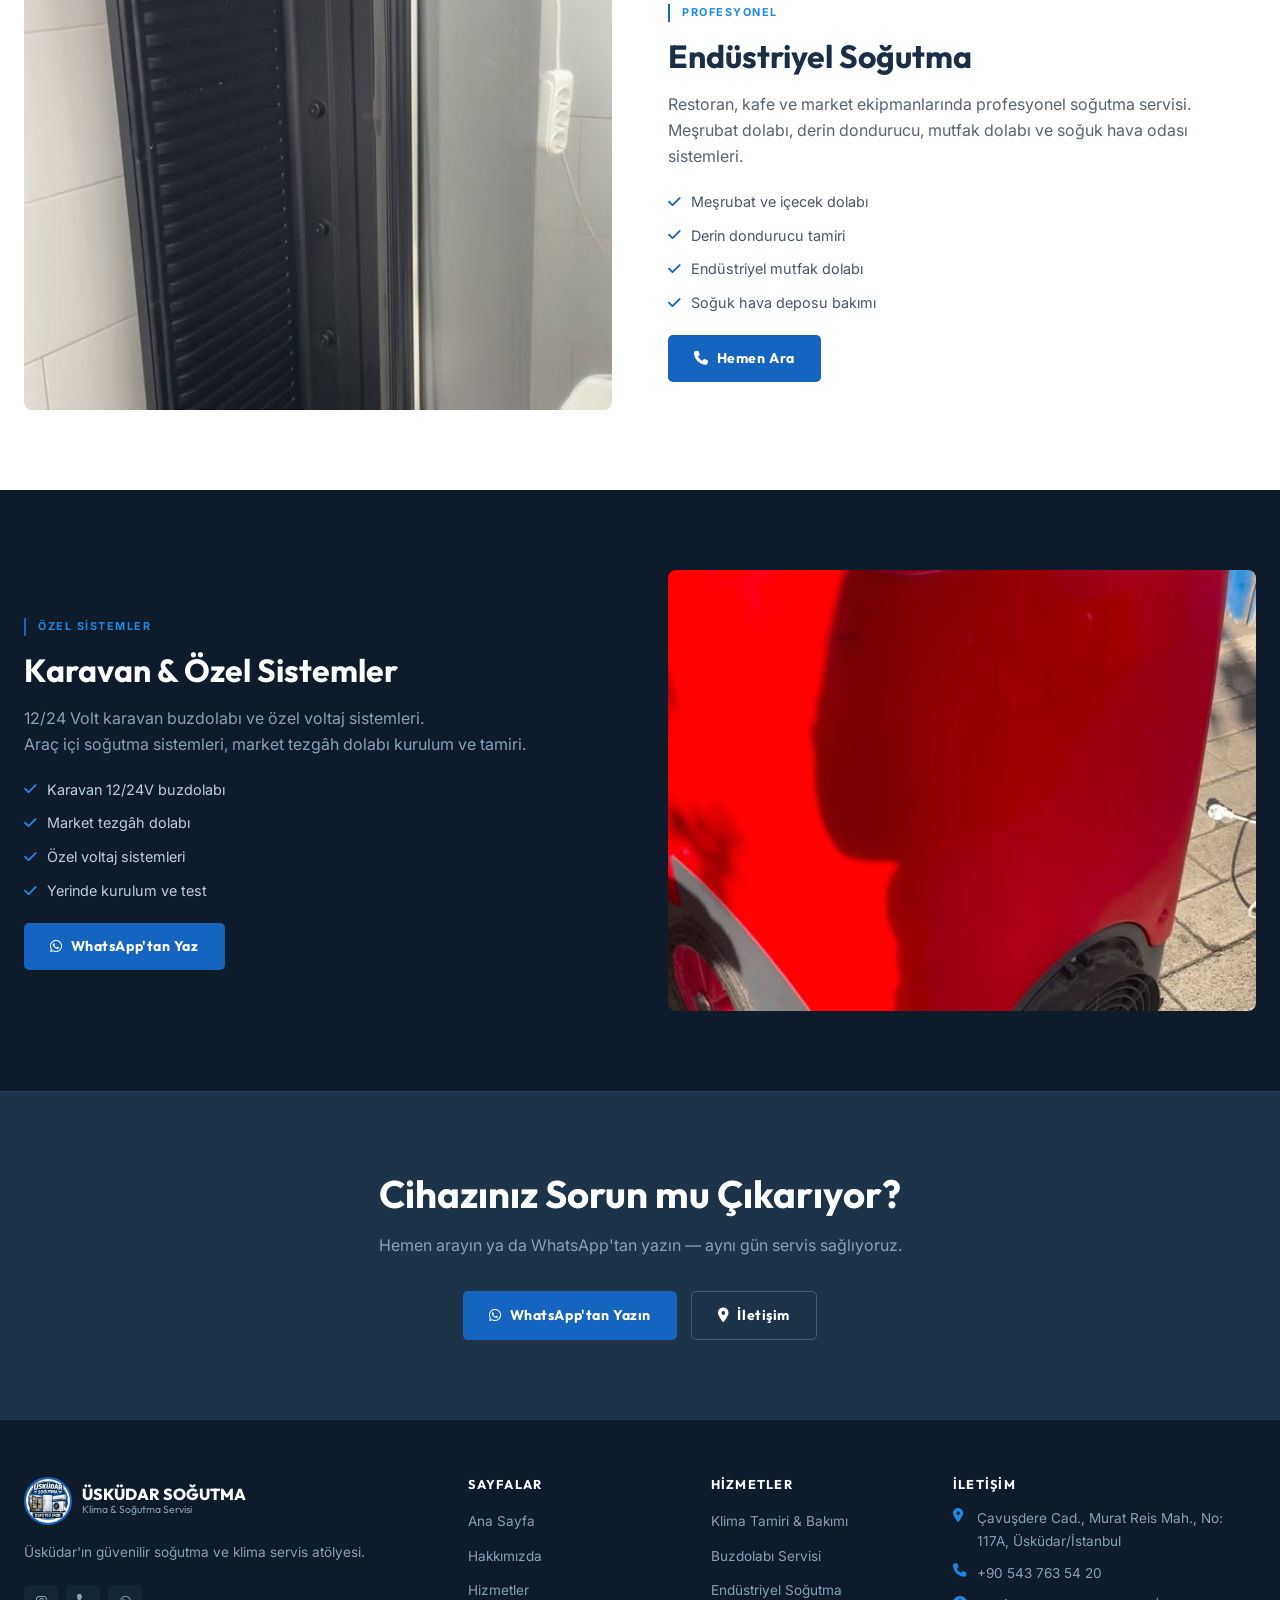
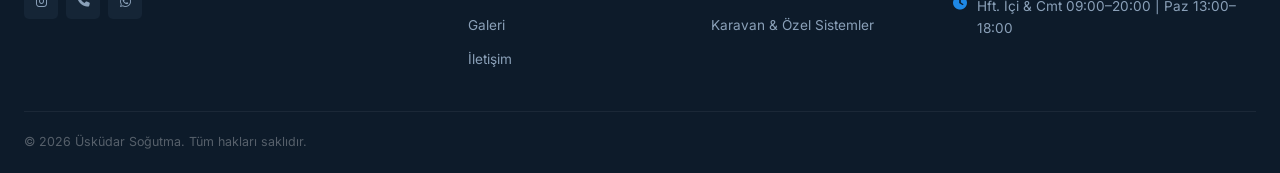
<file: hizmetler.html>
<!DOCTYPE html>
<html lang="tr">
<head>
  <meta charset="UTF-8" />
  <meta name="viewport" content="width=device-width, initial-scale=1.0" />
  <title>Hizmetler – Üsküdar Soğutma | Klima, Buzdolabı, Endüstriyel Soğutma</title>
  <meta name="description" content="Üsküdar Soğutma hizmetleri: Klima tamiri, buzdolabı servisi, kompresör değişimi, gaz kaçağı tamiri, endüstriyel soğutma. Üsküdar/İstanbul." />
  <link rel="stylesheet" href="assets/style.css" />
  <link rel="stylesheet" href="https://cdnjs.cloudflare.com/ajax/libs/font-awesome/6.5.0/css/all.min.css" />
</head>
<body>

<!-- NAVBAR -->
<nav class="navbar" id="navbar">
  <div class="nav-inner">
    <a href="index.html" class="nav-logo">
      <img src="assets/logo.jpg" alt="Üsküdar Soğutma" />
      <div class="nav-logo-text">ÜSKÜDAR SOĞUTMA<small>Klima & Soğutma Servisi</small></div>
    </a>
    <div class="nav-menu">
      <a href="index.html" data-i18n="nav.home">Ana Sayfa</a>
      <a href="hakkimizda.html" data-i18n="nav.about">Hakkımızda</a>
      <a href="hizmetler.html" class="active" data-i18n="nav.services">Hizmetler</a>
      <a href="galeri.html" data-i18n="nav.gallery">Galeri</a>
      <a href="iletisim.html" data-i18n="nav.contact">İletişim</a>
    </div>
    <div class="nav-right">
      <div class="nav-lang">
        <button class="lang-btn active" data-lang="tr">TR</button>
        <button class="lang-btn" data-lang="en">EN</button>
      </div>
      <div class="nav-social">
        <a href="https://www.instagram.com/uskudarsogutma" target="_blank"><i class="fab fa-instagram"></i></a>
        <a href="tel:+905437635420"><i class="fas fa-phone"></i></a>
        <a href="https://wa.me/905437635420" target="_blank"><i class="fab fa-whatsapp"></i></a>
      </div>
      <div class="nav-cta"><a href="tel:+905437635420"><i class="fas fa-phone"></i> <span data-i18n="nav.cta">Hızlı Servis</span></a></div>
    </div>
    <button class="nav-hamburger" id="navHamburger"><span></span><span></span><span></span></button>
  </div>
</nav>
<nav class="nav-mobile" id="navMobile">
  <div class="lang-row">
    <button class="lang-btn active" data-lang="tr">TR</button>
    <button class="lang-btn" data-lang="en">EN</button>
  </div>
  <a href="index.html" data-i18n="nav.home">Ana Sayfa</a>
  <a href="hakkimizda.html" data-i18n="nav.about">Hakkımızda</a>
  <a href="hizmetler.html" data-i18n="nav.services">Hizmetler</a>
  <a href="galeri.html" data-i18n="nav.gallery">Galeri</a>
  <a href="iletisim.html" data-i18n="nav.contact">İletişim</a>
</nav>

<!-- PAGE HEADER (white) -->
<div class="page-header">
  <div class="container">
    <nav class="breadcrumb">
      <a href="index.html" data-i18n="nav.home">Ana Sayfa</a>
      <i class="fas fa-chevron-right" style="font-size:.6rem;"></i>
      <span data-i18n="nav.services">Hizmetler</span>
    </nav>
    <h1 data-i18n="serv.page.title">Hizmetlerimiz</h1>
    <p data-i18n="serv.page.desc">Klima'dan endüstriyel soğutmaya her ihtiyacınız için uzman ekip.</p>
  </div>
</div>

<!-- HİZMET 1: Klima Tamiri (white) -->
<section class="hizmet-detail light">
  <div class="container">
    <div class="hizmet-block slide-left">
      <div class="hizmet-img">
        <img src="img/galeri/gm_1.jpg" alt="Klima Tamiri" loading="lazy" />
      </div>
      <div class="hizmet-content light slide-right">
        <div class="hizmet-content-tag" data-i18n="serv1.tag">Split & Kaset & Merkezi</div>
        <h2 data-i18n="serv1.h2">Klima Tamiri & Bakımı</h2>
        <p style="color:#5a6270;" data-i18n="serv1.p1">Tüm marka ve modellerde klima arıza tespiti, gaz şarjı, bakım ve onarım.</p>
        <p style="color:#5a6270;" data-i18n="serv1.p2">Komşu gürültüsü mü yapıyor? Su mı akıyor? Soğutmuyor mu? Teknisyenimiz kapınızda.</p>
        <ul class="hizmet-features">
          <li><i class="fas fa-check" style="color:var(--blue)"></i><span style="color:#4a5568" data-i18n="serv1.f1">Gaz şarjı (R22, R32, R410A)</span></li>
          <li><i class="fas fa-check" style="color:var(--blue)"></i><span style="color:#4a5568" data-i18n="serv1.f2">Filtre temizliği ve bakım</span></li>
          <li><i class="fas fa-check" style="color:var(--blue)"></i><span style="color:#4a5568" data-i18n="serv1.f3">Arıza tespiti ve onarım</span></li>
          <li><i class="fas fa-check" style="color:var(--blue)"></i><span style="color:#4a5568" data-i18n="serv1.f4">Dış ünite temizliği</span></li>
        </ul>
        <a href="tel:+905437635420" class="btn btn-primary" style="margin-top:20px;"><i class="fas fa-phone"></i> Hemen Ara</a>
      </div>
    </div>
  </div>
</section>

<!-- HİZMET 2: Buzdolabı (dark, reversed) -->
<section class="hizmet-detail dark">
  <div class="container">
    <div class="hizmet-block reverse">
      <div class="hizmet-img slide-right">
        <img src="img/galeri/gm_2.jpg" alt="Buzdolabı Servisi" loading="lazy" />
      </div>
      <div class="hizmet-content slide-left">
        <div class="hizmet-content-tag" data-i18n="serv2.tag">Tüm Markalar</div>
        <h2 data-i18n="serv2.h2">Buzdolabı Servisi</h2>
        <p style="color:var(--muted);" data-i18n="serv2.p1">Buzdolabınız soğutmuyor mu ya da dondurucunuz çalışmıyor mu? Uzman ekibimiz ile çözüyoruz.</p>
        <p style="color:var(--muted);" data-i18n="serv2.p2">Bosch, Arçelik, Samsung, LG, Vestel ve diğer tüm markalarda orijinal yedek parça ile tamir.</p>
        <ul class="hizmet-features">
          <li><i class="fas fa-check" style="color:var(--blue-lt)"></i><span data-i18n="serv2.f1">Kompresör değişimi garantili</span></li>
          <li><i class="fas fa-check" style="color:var(--blue-lt)"></i><span data-i18n="serv2.f2">Gaz kaçağı tespiti ve tamiri</span></li>
          <li><i class="fas fa-check" style="color:var(--blue-lt)"></i><span data-i18n="serv2.f3">Termostat, fan, ışık tamiri</span></li>
          <li><i class="fas fa-check" style="color:var(--blue-lt)"></i><span data-i18n="serv2.f4">Cam buzdolabı servisi</span></li>
        </ul>
        <a href="https://wa.me/905437635420" target="_blank" class="btn btn-primary" style="margin-top:20px;"><i class="fab fa-whatsapp"></i> WhatsApp'tan Yaz</a>
      </div>
    </div>
  </div>
</section>

<!-- HİZMET 3: Endüstriyel (white) -->
<section class="hizmet-detail light">
  <div class="container">
    <div class="hizmet-block slide-left">
      <div class="hizmet-img">
        <img src="img/galeri/gm_3.jpg" alt="Endüstriyel Soğutma" loading="lazy" />
      </div>
      <div class="hizmet-content light slide-right">
        <div class="hizmet-content-tag" data-i18n="serv3.tag">Profesyonel</div>
        <h2 data-i18n="serv3.h2">Endüstriyel Soğutma</h2>
        <p style="color:#5a6270;" data-i18n="serv3.p1">Restoran, kafe ve market ekipmanlarında profesyonel soğutma servisi.</p>
        <p style="color:#5a6270;" data-i18n="serv3.p2">Meşrubat dolabı, derin dondurucu, mutfak dolabı ve soğuk hava odası sistemleri.</p>
        <ul class="hizmet-features">
          <li><i class="fas fa-check" style="color:var(--blue)"></i><span style="color:#4a5568" data-i18n="serv3.f1">Meşrubat ve içecek dolabı</span></li>
          <li><i class="fas fa-check" style="color:var(--blue)"></i><span style="color:#4a5568" data-i18n="serv3.f2">Derin dondurucu tamiri</span></li>
          <li><i class="fas fa-check" style="color:var(--blue)"></i><span style="color:#4a5568" data-i18n="serv3.f3">Endüstriyel mutfak dolabı</span></li>
          <li><i class="fas fa-check" style="color:var(--blue)"></i><span style="color:#4a5568" data-i18n="serv3.f4">Soğuk hava deposu bakımı</span></li>
        </ul>
        <a href="tel:+905437635420" class="btn btn-primary" style="margin-top:20px;"><i class="fas fa-phone"></i> Hemen Ara</a>
      </div>
    </div>
  </div>
</section>

<!-- HİZMET 4: Karavan (dark, reversed) -->
<section class="hizmet-detail dark">
  <div class="container">
    <div class="hizmet-block reverse">
      <div class="hizmet-img slide-right">
        <img src="img/galeri/gm_4.jpg" alt="Karavan Buzdolabı" loading="lazy" />
      </div>
      <div class="hizmet-content slide-left">
        <div class="hizmet-content-tag" data-i18n="serv4.tag">Özel Sistemler</div>
        <h2 data-i18n="serv4.h2">Karavan & Özel Sistemler</h2>
        <p style="color:var(--muted);" data-i18n="serv4.p1">12/24 Volt karavan buzdolabı ve özel voltaj soğutma sistemleri.</p>
        <p style="color:var(--muted);" data-i18n="serv4.p2">Araç içi soğutma sistemleri, market tezgâh dolabı kurulum ve tamiri.</p>
        <ul class="hizmet-features">
          <li><i class="fas fa-check" style="color:var(--blue-lt)"></i><span data-i18n="serv4.f1">Karavan 12/24V buzdolabı</span></li>
          <li><i class="fas fa-check" style="color:var(--blue-lt)"></i><span data-i18n="serv4.f2">Market tezgâh dolabı</span></li>
          <li><i class="fas fa-check" style="color:var(--blue-lt)"></i><span data-i18n="serv4.f3">Özel voltaj sistemleri</span></li>
          <li><i class="fas fa-check" style="color:var(--blue-lt)"></i><span data-i18n="serv4.f4">Yerinde kurulum ve test</span></li>
        </ul>
        <a href="https://wa.me/905437635420" target="_blank" class="btn btn-primary" style="margin-top:20px;"><i class="fab fa-whatsapp"></i> WhatsApp'tan Yaz</a>
      </div>
    </div>
  </div>
</section>

<!-- CTA -->
<section class="cta-section">
  <div class="container">
    <div class="cta-inner fade-in">
      <h2 data-i18n="cta.h2">Cihazınız Sorun mu Çıkarıyor?</h2>
      <p data-i18n="cta.p">Hemen arayın ya da WhatsApp'tan yazın — aynı gün servis sağlıyoruz.</p>
      <div class="cta-actions">
        <a href="https://wa.me/905437635420" target="_blank" class="btn btn-primary"><i class="fab fa-whatsapp"></i> <span data-i18n="cta.btn1">WhatsApp'tan Yazın</span></a>
        <a href="iletisim.html" class="btn btn-outline"><i class="fas fa-map-marker-alt"></i> <span data-i18n="nav.contact">İletişim</span></a>
      </div>
    </div>
  </div>
</section>

<!-- FOOTER -->
<footer>
  <div class="container">
    <div class="footer-grid">
      <div class="footer-brand">
        <div class="footer-logo">
          <img src="assets/logo.jpg" alt="Üsküdar Soğutma" />
          <div class="footer-logo-text">ÜSKÜDAR SOĞUTMA<small>Klima & Soğutma Servisi</small></div>
        </div>
        <p data-i18n="footer.desc">Üsküdar'ın güvenilir soğutma ve klima servis atölyesi.</p>
        <div class="footer-social">
          <a href="https://www.instagram.com/uskudarsogutma" target="_blank"><i class="fab fa-instagram"></i></a>
          <a href="tel:+905437635420"><i class="fas fa-phone"></i></a>
          <a href="https://wa.me/905437635420" target="_blank"><i class="fab fa-whatsapp"></i></a>
        </div>
      </div>
      <div class="footer-col">
        <h4 data-i18n="footer.pages">Sayfalar</h4>
        <ul>
          <li><a href="index.html" data-i18n="nav.home">Ana Sayfa</a></li>
          <li><a href="hakkimizda.html" data-i18n="nav.about">Hakkımızda</a></li>
          <li><a href="hizmetler.html" data-i18n="nav.services">Hizmetler</a></li>
          <li><a href="galeri.html" data-i18n="nav.gallery">Galeri</a></li>
          <li><a href="iletisim.html" data-i18n="nav.contact">İletişim</a></li>
        </ul>
      </div>
      <div class="footer-col">
        <h4 data-i18n="footer.services">Hizmetler</h4>
        <ul>
          <li><a href="hizmetler.html" data-i18n="serv1.title">Klima Tamiri & Bakımı</a></li>
          <li><a href="hizmetler.html" data-i18n="serv2.title">Buzdolabı Servisi</a></li>
          <li><a href="hizmetler.html" data-i18n="serv3.title">Endüstriyel Soğutma</a></li>
          <li><a href="hizmetler.html" data-i18n="serv4.title">Karavan & Özel Sistemler</a></li>
        </ul>
      </div>
      <div class="footer-col">
        <h4 data-i18n="footer.contact">İletişim</h4>
        <div class="footer-contact-item"><i class="fas fa-map-marker-alt"></i><span data-i18n="footer.address">Çavuşdere Cad., Murat Reis Mah., No: 117A, Üsküdar/İstanbul</span></div>
        <div class="footer-contact-item"><i class="fas fa-phone"></i><span><a href="tel:+905437635420" data-i18n="footer.phone">+90 543 763 54 20</a></span></div>
        <div class="footer-contact-item"><i class="fas fa-clock"></i><span data-i18n="footer.hours">Hft. İçi & Cmt 09:00–20:00 | Paz 13:00–18:00</span></div>
      </div>
    </div>
    <div class="footer-bottom">
      <span data-i18n="footer.rights">© 2026 Üsküdar Soğutma. Tüm hakları saklıdır.</span>
    </div>
  </div>
</footer>

<a href="https://wa.me/905437635420" target="_blank" class="whatsapp-float"><i class="fab fa-whatsapp"></i></a>
<script src="assets/script.js"></script>
</body>
</html>
</file>
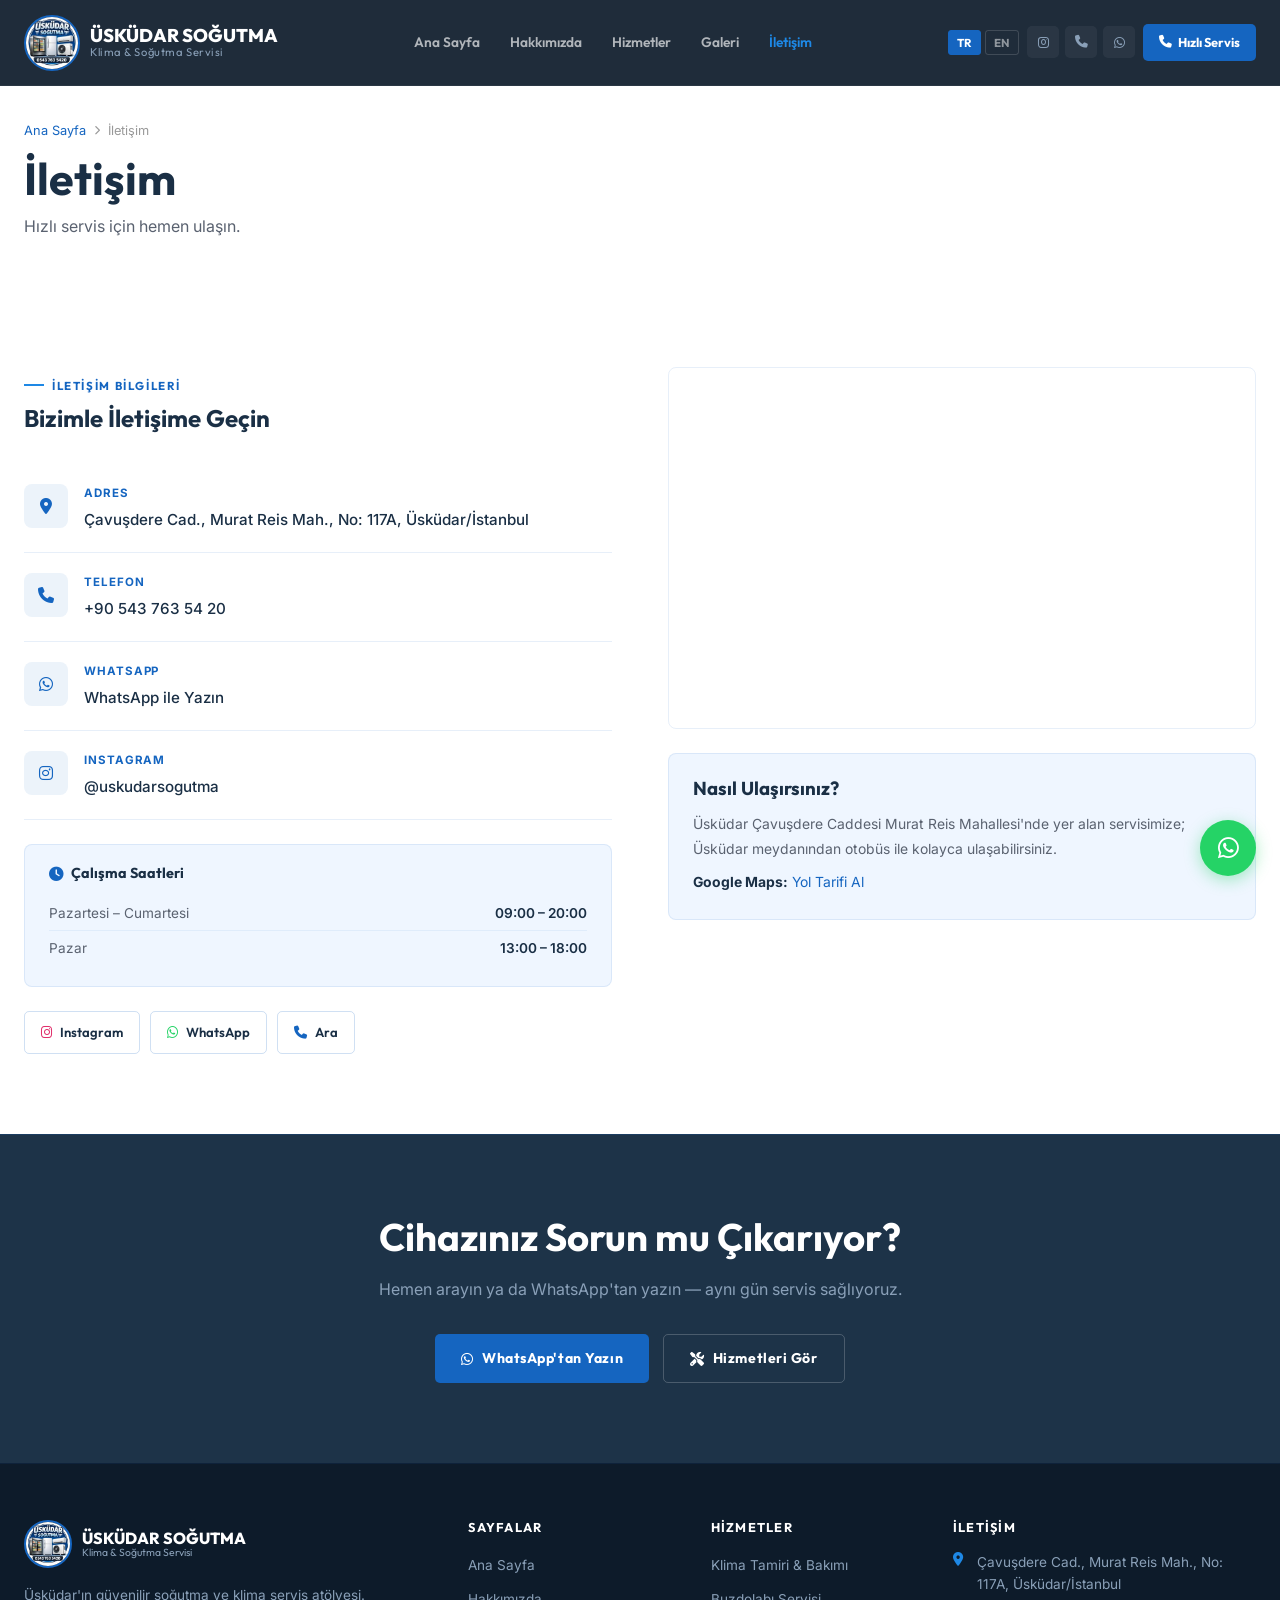
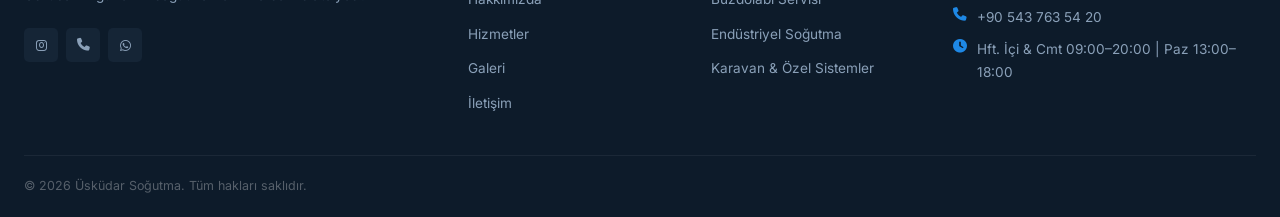
<file: iletisim.html>
<!DOCTYPE html>
<html lang="tr">
<head>
  <meta charset="UTF-8" />
  <meta name="viewport" content="width=device-width, initial-scale=1.0" />
  <title>İletişim – Üsküdar Soğutma | Klima & Buzdolabı Servisi</title>
  <meta name="description" content="Üsküdar Soğutma iletişim: Çavuşdere Cad. No:117A Üsküdar/İstanbul. Tel: +90 543 763 54 20. Hft. & Cmt 09:00-20:00, Paz 13:00-18:00." />
  <link rel="stylesheet" href="assets/style.css" />
  <link rel="stylesheet" href="https://cdnjs.cloudflare.com/ajax/libs/font-awesome/6.5.0/css/all.min.css" />
</head>
<body>

<!-- NAVBAR -->
<nav class="navbar" id="navbar">
  <div class="nav-inner">
    <a href="index.html" class="nav-logo">
      <img src="assets/logo.jpg" alt="Üsküdar Soğutma" />
      <div class="nav-logo-text">ÜSKÜDAR SOĞUTMA<small>Klima & Soğutma Servisi</small></div>
    </a>
    <div class="nav-menu">
      <a href="index.html" data-i18n="nav.home">Ana Sayfa</a>
      <a href="hakkimizda.html" data-i18n="nav.about">Hakkımızda</a>
      <a href="hizmetler.html" data-i18n="nav.services">Hizmetler</a>
      <a href="galeri.html" data-i18n="nav.gallery">Galeri</a>
      <a href="iletisim.html" class="active" data-i18n="nav.contact">İletişim</a>
    </div>
    <div class="nav-right">
      <div class="nav-lang">
        <button class="lang-btn active" data-lang="tr">TR</button>
        <button class="lang-btn" data-lang="en">EN</button>
      </div>
      <div class="nav-social">
        <a href="https://www.instagram.com/uskudarsogutma" target="_blank"><i class="fab fa-instagram"></i></a>
        <a href="tel:+905437635420"><i class="fas fa-phone"></i></a>
        <a href="https://wa.me/905437635420" target="_blank"><i class="fab fa-whatsapp"></i></a>
      </div>
      <div class="nav-cta"><a href="tel:+905437635420"><i class="fas fa-phone"></i> <span data-i18n="nav.cta">Hızlı Servis</span></a></div>
    </div>
    <button class="nav-hamburger" id="navHamburger"><span></span><span></span><span></span></button>
  </div>
</nav>
<nav class="nav-mobile" id="navMobile">
  <div class="lang-row">
    <button class="lang-btn active" data-lang="tr">TR</button>
    <button class="lang-btn" data-lang="en">EN</button>
  </div>
  <a href="index.html" data-i18n="nav.home">Ana Sayfa</a>
  <a href="hakkimizda.html" data-i18n="nav.about">Hakkımızda</a>
  <a href="hizmetler.html" data-i18n="nav.services">Hizmetler</a>
  <a href="galeri.html" data-i18n="nav.gallery">Galeri</a>
  <a href="iletisim.html" data-i18n="nav.contact">İletişim</a>
</nav>

<!-- PAGE HEADER (white) -->
<div class="page-header">
  <div class="container">
    <nav class="breadcrumb">
      <a href="index.html" data-i18n="nav.home">Ana Sayfa</a>
      <i class="fas fa-chevron-right" style="font-size:.6rem;"></i>
      <span data-i18n="nav.contact">İletişim</span>
    </nav>
    <h1 data-i18n="contact.page.title">İletişim</h1>
    <p data-i18n="contact.page.desc">Hızlı servis için hemen ulaşın.</p>
  </div>
</div>

<!-- CONTACT SECTION (white) -->
<section class="contact-section">
  <div class="container">
    <div class="contact-grid">
      <!-- Left: Contact Info -->
      <div class="slide-left">
        <div class="section-label" style="color:var(--blue);" data-i18n="contact.label">İletişim Bilgileri</div>
        <h2 style="color:var(--text-dark);margin-bottom:32px;font-family:'Outfit',sans-serif;" data-i18n="contact.h2">Bizimle İletişime Geçin</h2>

        <div class="contact-card">
          <div class="contact-card-icon"><i class="fas fa-map-marker-alt"></i></div>
          <div>
            <div class="contact-card-label">Adres</div>
            <div class="contact-card-value" data-i18n="contact.addr">Çavuşdere Cad., Murat Reis Mah., No: 117A, Üsküdar/İstanbul</div>
          </div>
        </div>

        <div class="contact-card">
          <div class="contact-card-icon"><i class="fas fa-phone"></i></div>
          <div>
            <div class="contact-card-label">Telefon</div>
            <div class="contact-card-value"><a href="tel:+905437635420" data-i18n="footer.phone">+90 543 763 54 20</a></div>
          </div>
        </div>

        <div class="contact-card">
          <div class="contact-card-icon"><i class="fab fa-whatsapp"></i></div>
          <div>
            <div class="contact-card-label">WhatsApp</div>
            <div class="contact-card-value"><a href="https://wa.me/905437635420" target="_blank">WhatsApp ile Yazın</a></div>
          </div>
        </div>

        <div class="contact-card">
          <div class="contact-card-icon"><i class="fab fa-instagram"></i></div>
          <div>
            <div class="contact-card-label">Instagram</div>
            <div class="contact-card-value"><a href="https://www.instagram.com/uskudarsogutma" target="_blank">@uskudarsogutma</a></div>
          </div>
        </div>

        <div class="hours-box">
          <h4><i class="fas fa-clock"></i> <span data-i18n="contact.hours.title">Çalışma Saatleri</span></h4>
          <div class="hours-row"><span class="hours-day" data-i18n="hours.weekday">Pazartesi – Cumartesi</span><span class="hours-time" data-i18n="hours.weekday.time">09:00 – 20:00</span></div>
          <div class="hours-row"><span class="hours-day" data-i18n="hours.sunday">Pazar</span><span class="hours-time" data-i18n="hours.sunday.time">13:00 – 18:00</span></div>
        </div>

        <div class="social-btns">
          <a href="https://www.instagram.com/uskudarsogutma" target="_blank" class="social-btn"><i class="fab fa-instagram" style="color:#E1306C;"></i> Instagram</a>
          <a href="https://wa.me/905437635420" target="_blank" class="social-btn"><i class="fab fa-whatsapp" style="color:#25D366;"></i> WhatsApp</a>
          <a href="tel:+905437635420" class="social-btn"><i class="fas fa-phone" style="color:var(--blue);"></i> Ara</a>
        </div>
      </div>

      <!-- Right: Map -->
      <div class="slide-right">
        <div class="map-box">
          <iframe
            src="https://www.google.com/maps/embed?pb=!1m18!1m12!1m3!1d3010.7!2d29.0281404!3d41.0201094!2m3!1f0!2f0!3f0!3m2!1i1024!2i768!4f13.1!3m3!1m2!1s0x14cab7b708a5f507%3A0xf52c6324b9ee5de5!2z0dCvs2vDidar%20U29ndXRtYQ!5e0!3m2!1str!2str!4v1"
            allowfullscreen=""
            loading="lazy"
            referrerpolicy="no-referrer-when-downgrade"
            title="Üsküdar Soğutma Konum">
          </iframe>
        </div>

        <div style="margin-top:24px;padding:24px;background:var(--bg-light);border-radius:8px;border:1px solid rgba(21,101,192,0.1);">
          <h3 style="font-family:'Outfit',sans-serif;color:var(--text-dark);margin-bottom:12px;" data-i18n="contact.directions">Nasıl Ulaşırsınız?</h3>
          <p style="font-size:.87rem;color:#5a6270;line-height:1.8;" data-i18n="contact.directions.p">
            Üsküdar Çavuşdere Caddesi Murat Reis Mahallesi'nde yer alan servisimize; Üsküdar meydanından otobüs ile kolayca ulaşabilirsiniz.
          </p>
          <p style="font-size:.87rem;color:#5a6270;line-height:1.8;margin-top:8px;">
            <strong style="color:var(--text-dark);">Google Maps:</strong> <a href="https://maps.app.goo.gl/" target="_blank" style="color:var(--blue);" data-i18n="contact.map.link">Yol Tarifi Al</a>
          </p>
        </div>
      </div>
    </div>
  </div>
</section>

<!-- CTA (dark) -->
<section class="cta-section">
  <div class="container">
    <div class="cta-inner fade-in">
      <h2 data-i18n="cta.h2">Cihazınız Sorun mu Çıkarıyor?</h2>
      <p data-i18n="cta.p">Hemen arayın ya da WhatsApp'tan yazın — aynı gün servis sağlıyoruz.</p>
      <div class="cta-actions">
        <a href="https://wa.me/905437635420" target="_blank" class="btn btn-primary"><i class="fab fa-whatsapp"></i> <span data-i18n="cta.btn1">WhatsApp'tan Yazın</span></a>
        <a href="hizmetler.html" class="btn btn-outline"><i class="fas fa-tools"></i> <span data-i18n="cta.btn2">Hizmetleri Gör</span></a>
      </div>
    </div>
  </div>
</section>

<!-- FOOTER -->
<footer>
  <div class="container">
    <div class="footer-grid">
      <div class="footer-brand">
        <div class="footer-logo">
          <img src="assets/logo.jpg" alt="Üsküdar Soğutma" />
          <div class="footer-logo-text">ÜSKÜDAR SOĞUTMA<small>Klima & Soğutma Servisi</small></div>
        </div>
        <p data-i18n="footer.desc">Üsküdar'ın güvenilir soğutma ve klima servis atölyesi.</p>
        <div class="footer-social">
          <a href="https://www.instagram.com/uskudarsogutma" target="_blank"><i class="fab fa-instagram"></i></a>
          <a href="tel:+905437635420"><i class="fas fa-phone"></i></a>
          <a href="https://wa.me/905437635420" target="_blank"><i class="fab fa-whatsapp"></i></a>
        </div>
      </div>
      <div class="footer-col">
        <h4 data-i18n="footer.pages">Sayfalar</h4>
        <ul>
          <li><a href="index.html" data-i18n="nav.home">Ana Sayfa</a></li>
          <li><a href="hakkimizda.html" data-i18n="nav.about">Hakkımızda</a></li>
          <li><a href="hizmetler.html" data-i18n="nav.services">Hizmetler</a></li>
          <li><a href="galeri.html" data-i18n="nav.gallery">Galeri</a></li>
          <li><a href="iletisim.html" data-i18n="nav.contact">İletişim</a></li>
        </ul>
      </div>
      <div class="footer-col">
        <h4 data-i18n="footer.services">Hizmetler</h4>
        <ul>
          <li><a href="hizmetler.html" data-i18n="serv1.title">Klima Tamiri & Bakımı</a></li>
          <li><a href="hizmetler.html" data-i18n="serv2.title">Buzdolabı Servisi</a></li>
          <li><a href="hizmetler.html" data-i18n="serv3.title">Endüstriyel Soğutma</a></li>
          <li><a href="hizmetler.html" data-i18n="serv4.title">Karavan & Özel Sistemler</a></li>
        </ul>
      </div>
      <div class="footer-col">
        <h4 data-i18n="footer.contact">İletişim</h4>
        <div class="footer-contact-item"><i class="fas fa-map-marker-alt"></i><span data-i18n="footer.address">Çavuşdere Cad., Murat Reis Mah., No: 117A, Üsküdar/İstanbul</span></div>
        <div class="footer-contact-item"><i class="fas fa-phone"></i><span><a href="tel:+905437635420" data-i18n="footer.phone">+90 543 763 54 20</a></span></div>
        <div class="footer-contact-item"><i class="fas fa-clock"></i><span data-i18n="footer.hours">Hft. İçi & Cmt 09:00–20:00 | Paz 13:00–18:00</span></div>
      </div>
    </div>
    <div class="footer-bottom">
      <span data-i18n="footer.rights">© 2026 Üsküdar Soğutma. Tüm hakları saklıdır.</span>
    </div>
  </div>
</footer>

<a href="https://wa.me/905437635420" target="_blank" class="whatsapp-float"><i class="fab fa-whatsapp"></i></a>
<script src="assets/script.js"></script>
</body>
</html>
</file>
<file: assets/style.css>
/* ============================================================
   ÜSKÜDAR SOĞUTMA – Shared Styles
   Brand: Blue #1565C0 | Dark #0D1B2A | White #FFFFFF
   ============================================================ */

@import url('https://fonts.googleapis.com/css2?family=Outfit:wght@300;400;500;600;700;800;900&family=Inter:wght@400;500;600&display=swap');

*, *::before, *::after { box-sizing: border-box; margin: 0; padding: 0; }

:root {
  --blue:      #1565C0;
  --blue-dk:   #0D47A1;
  --blue-lt:   #1E88E5;
  --blue-glow: rgba(21,101,192,0.25);
  --black:     #0D1B2A;
  --steel:     #152536;
  --steel2:    #1D3348;
  --steel3:    #243D51;
  --muted:     #8AA0B8;
  --light:     #BDD0E0;
  --white:     #FFFFFF;
  --bg-light:  #EFF6FF;
  --text-dark: #1A2F45;
  --radius:    5px;
  --nav-h:     86px;
  --transition: 0.25s ease;
}

html { scroll-behavior: smooth; font-size: 16px; }
body { font-family: 'Inter', sans-serif; background: var(--black); color: var(--light); line-height: 1.65; -webkit-font-smoothing: antialiased; }
h1,h2,h3,h4,h5 { font-family: 'Outfit', sans-serif; font-weight: 700; line-height: 1.15; color: var(--white); }
a { color: inherit; text-decoration: none; }
img { display: block; max-width: 100%; }
ul { list-style: none; }

::-webkit-scrollbar { width: 4px; }
::-webkit-scrollbar-track { background: var(--black); }
::-webkit-scrollbar-thumb { background: var(--blue); border-radius: 2px; }

/* ── Utils ── */
.container { max-width: 1280px; margin: 0 auto; padding: 0 24px; }
.section-label {
  display: inline-flex; align-items: center; gap: 8px;
  font-family: 'Outfit', sans-serif; font-size: 0.72rem; font-weight: 700;
  letter-spacing: 0.14em; text-transform: uppercase; color: var(--blue-lt); margin-bottom: 10px;
}
.section-label::before { content: ''; display: block; width: 20px; height: 2px; background: var(--blue-lt); }
.section-title { font-size: clamp(1.75rem, 4vw, 2.75rem); margin-bottom: 14px; }
.section-title span { color: var(--blue-lt); }
.section-desc { font-size: 1rem; color: var(--muted); max-width: 600px; line-height: 1.75; }
.divider { width: 40px; height: 3px; background: var(--blue); margin: 16px 0 24px; }

.btn {
  display: inline-flex; align-items: center; gap: 8px;
  padding: 12px 26px; border-radius: var(--radius);
  font-family: 'Outfit', sans-serif; font-size: 0.88rem; font-weight: 700;
  letter-spacing: 0.04em; cursor: pointer; transition: all var(--transition); border: none;
}
.btn-primary { background: var(--blue); color: var(--white); }
.btn-primary:hover { background: var(--blue-dk); transform: translateY(-1px); box-shadow: 0 8px 24px var(--blue-glow); }
.btn-outline { background: transparent; color: var(--white); border: 1.5px solid rgba(255,255,255,0.2); }
.btn-outline:hover { border-color: var(--blue-lt); color: var(--blue-lt); }
.btn-dark { background: var(--blue); color: #fff; }
.btn-dark:hover { background: var(--blue-dk); }

/* ── NAVBAR ── */
.navbar {
  position: fixed; top: 0; left: 0; right: 0; z-index: 1000;
  height: var(--nav-h); display: flex; align-items: center;
  background: rgba(13,27,42,0.92); backdrop-filter: blur(16px);
  border-bottom: 1px solid rgba(255,255,255,0.05);
  transition: box-shadow 0.3s;
}
.navbar.scrolled { box-shadow: 0 4px 32px rgba(0,0,0,0.7); border-bottom-color: rgba(21,101,192,0.2); }
.nav-inner { max-width: 1280px; margin: 0 auto; padding: 0 24px; width: 100%; display: flex; align-items: center; gap: 20px; }
.nav-logo { display: flex; align-items: center; gap: 10px; flex-shrink: 0; }
.nav-logo img { height: 56px; width: 56px; object-fit: cover; border-radius: 50%; border: 2px solid var(--blue); }
.nav-logo-text { font-family: 'Outfit', sans-serif; font-weight: 800; font-size: 1.15rem; line-height: 1.1; color: var(--white); }
.nav-logo-text small { font-size: 0.7rem; font-weight: 400; color: var(--muted); letter-spacing: 0.05em; display: block; }
.nav-menu { display: flex; align-items: center; gap: 2px; margin: 0 auto; }
.nav-menu a {
  padding: 8px 14px; border-radius: var(--radius);
  font-family: 'Outfit', sans-serif; font-size: 0.86rem; font-weight: 600;
  color: rgba(255,255,255,0.65); transition: all var(--transition);
}
.nav-menu a:hover, .nav-menu a.active { color: var(--white); }
.nav-menu a.active { color: var(--blue-lt); }
.nav-right { display: flex; align-items: center; gap: 8px; flex-shrink: 0; }
.nav-social { display: flex; gap: 6px; }
.nav-social a {
  width: 32px; height: 32px; border-radius: var(--radius);
  display: flex; align-items: center; justify-content: center;
  background: rgba(255,255,255,0.05); color: var(--muted); font-size: 0.8rem;
  transition: all var(--transition);
}
.nav-social a:hover { background: var(--blue); color: var(--white); }
.nav-cta a {
  display: inline-flex; align-items: center; gap: 6px;
  padding: 8px 16px; border-radius: var(--radius);
  font-family: 'Outfit', sans-serif; font-size: 0.8rem; font-weight: 700;
  background: var(--blue); color: var(--white); transition: all var(--transition);
}
.nav-cta a:hover { background: var(--blue-dk); }
.nav-lang { display: flex; gap: 4px; }
.lang-btn {
  background: transparent; border: 1px solid rgba(255,255,255,0.15);
  color: rgba(255,255,255,0.5); font-family: 'Outfit', sans-serif;
  font-size: 0.72rem; font-weight: 700; padding: 4px 8px;
  border-radius: 3px; cursor: pointer; transition: all var(--transition);
}
.lang-btn.active, .lang-btn:hover { background: var(--blue); color: #fff; border-color: var(--blue); }
.nav-hamburger {
  display: none; flex-direction: column; gap: 5px;
  background: transparent; border: none; cursor: pointer; padding: 6px;
}
.nav-hamburger span { display: block; width: 22px; height: 2px; background: var(--white); border-radius: 2px; transition: all var(--transition); }

/* ── MOBILE NAV ── */
.nav-mobile {
  display: none; position: fixed; top: var(--nav-h); left: 0; right: 0; z-index: 999;
  background: var(--steel); border-bottom: 1px solid rgba(21,101,192,0.2);
  padding: 16px 24px; flex-direction: column; gap: 4px;
}
.nav-mobile.open { display: flex; }
.nav-mobile a {
  padding: 10px 0; font-family: 'Outfit', sans-serif; font-size: 0.95rem;
  font-weight: 600; color: rgba(255,255,255,0.75);
  border-bottom: 1px solid rgba(255,255,255,0.06);
}
.nav-mobile a:hover { color: var(--blue-lt); }
.lang-row { display: flex; gap: 8px; padding-bottom: 12px; }

/* ── HERO ── */
.hero {
  position: relative; height: 100vh; min-height: 600px;
  display: flex; align-items: center; justify-content: center;
  overflow: hidden; background: var(--black);
}
.hero-video { position: absolute; inset: 0; width: 100%; height: 100%; object-fit: cover; opacity: 0.3; }
.hero-overlay { position: absolute; inset: 0; background: linear-gradient(135deg, rgba(13,27,42,0.85) 0%, rgba(21,101,192,0.15) 100%); }
.hero-content {
  position: relative; z-index: 1; text-align: center; padding: 0 24px;
  max-width: 860px;
}
.hero-badge {
  display: inline-flex; align-items: center; gap: 8px;
  background: rgba(21,101,192,0.2); border: 1px solid rgba(21,101,192,0.4);
  color: var(--blue-lt); font-family: 'Outfit', sans-serif;
  font-size: 0.72rem; font-weight: 700; letter-spacing: 0.12em; text-transform: uppercase;
  padding: 6px 16px; border-radius: 20px; margin-bottom: 24px;
}
.hero-badge i { font-size: 0.85rem; }
.hero-title {
  font-size: clamp(2.2rem, 6vw, 4rem); font-weight: 900;
  color: var(--white); margin-bottom: 20px; line-height: 1.1;
}
.hero-title span { color: var(--blue-lt); }
.hero-subtitle { font-size: clamp(1rem, 2vw, 1.15rem); color: rgba(255,255,255,0.7); margin-bottom: 36px; line-height: 1.7; }
.hero-actions { display: flex; gap: 14px; justify-content: center; flex-wrap: wrap; }
.hero-scroll {
  position: absolute; bottom: 32px; left: 50%; transform: translateX(-50%);
  display: flex; flex-direction: column; align-items: center; gap: 8px;
  color: rgba(255,255,255,0.4); font-size: 0.7rem; font-family: 'Outfit', sans-serif;
  letter-spacing: 0.1em; text-transform: uppercase; z-index: 1;
  animation: bounce 2s infinite;
}
.hero-scroll i { font-size: 1rem; }
@keyframes bounce { 0%,100%{transform:translateX(-50%) translateY(0)} 50%{transform:translateX(-50%) translateY(6px)} }

/* ── STATS BAR ── */
.stats-bar { background: var(--steel); border-top: 1px solid rgba(21,101,192,0.15); border-bottom: 1px solid rgba(21,101,192,0.15); padding: 32px 0; }
.stats-grid { display: grid; grid-template-columns: repeat(4, 1fr); }
.stat-item {
  text-align: center; padding: 12px 24px; position: relative;
}
.stat-item::after {
  content: ''; position: absolute; right: 0; top: 20%; height: 60%;
  width: 1px; background: rgba(255,255,255,0.1);
}
.stat-item:last-child::after { display: none; }
.stat-num { font-family: 'Outfit', sans-serif; font-size: 2rem; font-weight: 900; color: var(--blue-lt); line-height: 1; }
.stat-label { font-size: 0.75rem; color: var(--muted); margin-top: 4px; letter-spacing: 0.05em; }

/* ── PAGE HEADER ── */
.page-header { background: var(--white); padding: 120px 0 48px; }
.page-header h1 { font-size: clamp(1.8rem,4vw,2.8rem); color: var(--text-dark); }
.page-header p { font-size: 1rem; color: #5a6270; margin-top: 8px; }
.breadcrumb { display: flex; align-items: center; gap: 8px; font-size: 0.8rem; color: #999; margin-bottom: 12px; }
.breadcrumb a { color: var(--blue); }
.breadcrumb a:hover { text-decoration: underline; }

/* ── ABOUT SECTION ── */
.about-section { padding: 96px 0; background: var(--bg-light); }
.about-grid { display: grid; grid-template-columns: 1fr 1fr; gap: 64px; align-items: center; }
.about-img { border-radius: 8px; overflow: hidden; aspect-ratio: 4/3; }
.about-img img { width: 100%; height: 100%; object-fit: cover; }
.about-label { color: var(--blue) !important; }
.about-content h2 { font-size: clamp(1.6rem,3.5vw,2.4rem); color: var(--text-dark); margin-bottom: 20px; }
.about-content p { font-size: 0.95rem; color: #5a6270; line-height: 1.85; margin-bottom: 16px; }
.about-features { margin-top: 24px; display: flex; flex-direction: column; gap: 12px; }
.about-feature { display: flex; align-items: flex-start; gap: 12px; }
.about-feature i { color: var(--blue); margin-top: 2px; font-size: 0.9rem; flex-shrink: 0; }
.about-feature span { font-size: 0.9rem; color: #4a5568; line-height: 1.6; }

/* ── SERVICES SECTION (dark) ── */
.services-section { padding: 96px 0; background: var(--black); }
.services-header { text-align: center; margin-bottom: 56px; }
.services-header .section-desc { margin: 0 auto; }
.services-grid { display: grid; grid-template-columns: repeat(2, 1fr); gap: 2px; }
.service-card {
  background: var(--steel); padding: 40px 36px;
  transition: all var(--transition); cursor: default;
  border: 1px solid rgba(21,101,192,0.08);
}
.service-card:hover { background: var(--steel2); border-color: rgba(21,101,192,0.3); transform: translateY(-2px); }
.service-icon { width: 56px; height: 56px; border-radius: 8px; background: rgba(21,101,192,0.15); display: flex; align-items: center; justify-content: center; margin-bottom: 20px; }
.service-icon i { font-size: 1.4rem; color: var(--blue-lt); }
.service-card h3 { font-size: 1.2rem; color: var(--white); margin-bottom: 12px; }
.service-card p { font-size: 0.88rem; color: var(--muted); line-height: 1.75; }

/* ── GALLERY SECTION ── */
.gallery-section { padding: 96px 0; background: var(--white); }
.gallery-header { text-align: center; margin-bottom: 48px; }
.gallery-header .section-label { color: var(--blue) !important; }
.gallery-header .section-label::before { background: var(--blue) !important; }
.gallery-header h2 { color: var(--text-dark); }
.gallery-header p { color: #5a6270; max-width: 560px; margin: 0 auto; }
.gallery-grid {
  display: grid; grid-template-columns: repeat(4, 1fr);
  gap: 8px;
}
.gallery-item { aspect-ratio: 1; overflow: hidden; border-radius: var(--radius); cursor: pointer; }
.gallery-item img { width: 100%; height: 100%; object-fit: cover; transition: transform 0.4s ease; }
.gallery-item:hover img { transform: scale(1.06); }
.gallery-more { text-align: center; margin-top: 40px; }

/* ── WHY US ── */
.why-section { padding: 96px 0; background: var(--bg-light); }
.why-grid { display: grid; grid-template-columns: repeat(4, 1fr); gap: 32px; }
.why-card { text-align: center; }
.why-icon { width: 64px; height: 64px; border-radius: 50%; background: rgba(21,101,192,0.1); display: flex; align-items: center; justify-content: center; margin: 0 auto 20px; }
.why-icon i { font-size: 1.5rem; color: var(--blue); }
.why-card h3 { font-size: 1rem; color: var(--text-dark); margin-bottom: 10px; font-family: 'Outfit', sans-serif; }
.why-card p { font-size: 0.85rem; color: #5a6270; line-height: 1.7; }

/* ── CTA SECTION ── */
.cta-section { padding: 80px 0; background: var(--steel2); border-top: 1px solid rgba(21,101,192,0.2); }
.cta-inner { text-align: center; max-width: 680px; margin: 0 auto; }
.cta-inner h2 { font-size: clamp(1.6rem,4vw,2.4rem); color: var(--white); margin-bottom: 16px; }
.cta-inner p { color: var(--muted); margin-bottom: 32px; font-size: 1rem; }
.cta-actions { display: flex; gap: 14px; justify-content: center; flex-wrap: wrap; }

/* ── FOOTER ── */
footer { background: var(--black); border-top: 1px solid rgba(21,101,192,0.1); padding: 56px 0 0; }
.footer-grid { display: grid; grid-template-columns: 2fr 1fr 1fr 1.5fr; gap: 40px; padding-bottom: 40px; border-bottom: 1px solid rgba(255,255,255,0.06); }
.footer-brand { }
.footer-logo { display: flex; align-items: center; gap: 10px; margin-bottom: 16px; }
.footer-logo img { height: 48px; width: 48px; border-radius: 50%; object-fit: cover; border: 2px solid var(--blue); }
.footer-logo-text { font-family: 'Outfit', sans-serif; font-weight: 800; font-size: 1rem; color: var(--white); line-height: 1.1; }
.footer-logo-text small { display: block; font-size: 0.65rem; font-weight: 400; color: var(--muted); }
.footer-brand p { font-size: 0.85rem; color: var(--muted); line-height: 1.75; margin-bottom: 20px; }
.footer-social { display: flex; gap: 8px; }
.footer-social a { width: 34px; height: 34px; border-radius: var(--radius); background: var(--steel); color: var(--muted); display: flex; align-items: center; justify-content: center; font-size: 0.8rem; transition: all var(--transition); }
.footer-social a:hover { background: var(--blue); color: var(--white); }
.footer-col h4 { font-family: 'Outfit', sans-serif; font-size: 0.8rem; font-weight: 700; letter-spacing: 0.1em; text-transform: uppercase; color: var(--white); margin-bottom: 16px; }
.footer-col ul { display: flex; flex-direction: column; gap: 8px; }
.footer-col ul li a { font-size: 0.85rem; color: var(--muted); transition: color var(--transition); }
.footer-col ul li a:hover { color: var(--blue-lt); }
.footer-contact-item { display: flex; align-items: flex-start; gap: 10px; margin-bottom: 10px; font-size: 0.85rem; color: var(--muted); }
.footer-contact-item i { color: var(--blue-lt); margin-top: 2px; flex-shrink: 0; width: 14px; }
.footer-contact-item a { color: var(--muted); transition: color var(--transition); }
.footer-contact-item a:hover { color: var(--blue-lt); }
.footer-bottom { padding: 20px 0; display: flex; align-items: center; justify-content: space-between; font-size: 0.78rem; color: rgba(255,255,255,0.3); }

/* ── WHATSAPP FLOAT ── */
.whatsapp-float {
  position: fixed; bottom: 24px; right: 24px; z-index: 900;
  width: 56px; height: 56px; border-radius: 50%;
  background: #25D366; display: flex; align-items: center; justify-content: center;
  color: white; font-size: 1.5rem;
  box-shadow: 0 4px 16px rgba(37,211,102,0.4);
  transition: all var(--transition);
}
.whatsapp-float:hover { transform: scale(1.08); box-shadow: 0 8px 24px rgba(37,211,102,0.5); }

/* ── ANIMATIONS ── */
.fade-in { opacity: 0; transform: translateY(24px); transition: opacity 0.6s ease, transform 0.6s ease; }
.fade-in.visible { opacity: 1; transform: translateY(0); }
.slide-left { opacity: 0; transform: translateX(-32px); transition: opacity 0.6s ease, transform 0.6s ease; }
.slide-left.visible { opacity: 1; transform: translateX(0); }
.slide-right { opacity: 0; transform: translateX(32px); transition: opacity 0.6s ease, transform 0.6s ease; }
.slide-right.visible { opacity: 1; transform: translateX(0); }

/* ── HIZMETLER PAGE ── */
.hizmet-detail { padding: 80px 0; }
.hizmet-detail.light { background: var(--white); }
.hizmet-detail.dark { background: var(--black); }
.hizmet-block { display:grid; grid-template-columns:1fr 1fr; gap:56px; align-items:center; margin-bottom:80px; }
.hizmet-block:last-child { margin-bottom:0; }
.hizmet-block.reverse .hizmet-img { order:2; }
.hizmet-block.reverse .hizmet-content { order:1; }
.hizmet-img { border-radius:8px; overflow:hidden; aspect-ratio:4/3; }
.hizmet-img img { width:100%; height:100%; object-fit:cover; }
.hizmet-content-tag { font-size:.68rem; font-weight:700; letter-spacing:.14em; text-transform:uppercase; color:var(--blue-lt); border-left:2px solid var(--blue); padding-left:12px; margin-bottom:16px; display:inline-block; }
.hizmet-content h2 { font-size:clamp(1.4rem,3vw,2rem); margin-bottom:16px; }
.hizmet-content.light h2 { color:var(--text-dark); }
.hizmet-features { display:flex; flex-direction:column; gap:10px; margin-top:20px; }
.hizmet-features li { display:flex; align-items:center; gap:10px; font-size:.9rem; }

/* ── HAKKIMIZDA PAGE ── */
.about-page { padding: 80px 0; background: var(--white); }
.about-page-grid { display: grid; grid-template-columns: 1fr 1fr; gap: 64px; align-items: start; }
.team-card { background: var(--bg-light); border-radius: 8px; padding: 32px; border: 1px solid rgba(21,101,192,0.1); }
.team-photo { width: 100%; aspect-ratio: 1; border-radius: 8px; object-fit: cover; margin-bottom: 20px; }
.team-name { font-family: 'Outfit', sans-serif; font-size: 1.2rem; color: var(--text-dark); margin-bottom: 4px; }
.team-title { font-size: 0.8rem; color: var(--blue); font-weight: 600; text-transform: uppercase; letter-spacing: 0.08em; margin-bottom: 12px; }
.team-bio { font-size: 0.88rem; color: #5a6270; line-height: 1.8; }
.cert-section { padding: 80px 0; background: var(--bg-light); }
.cert-grid { display: grid; grid-template-columns: repeat(4, 1fr); gap: 20px; }
.cert-card { background: var(--white); border-radius: 8px; padding: 24px 20px; text-align: center; border: 1px solid rgba(21,101,192,0.1); }
.cert-card i { font-size: 1.8rem; color: var(--blue); margin-bottom: 12px; }
.cert-card h4 { font-family: 'Outfit', sans-serif; font-size: 0.9rem; color: var(--text-dark); margin-bottom: 4px; }
.cert-card p { font-size: 0.78rem; color: #8a9ab0; }
.values-section { padding: 80px 0; background: var(--black); }
.values-grid { display: grid; grid-template-columns: repeat(3, 1fr); gap: 24px; margin-top: 48px; }
.value-card { background: var(--steel); border-radius: 8px; padding: 32px 28px; }
.value-card i { font-size: 1.4rem; color: var(--blue-lt); margin-bottom: 16px; display: block; }
.value-card h3 { font-size: 1rem; color: var(--white); margin-bottom: 10px; }
.value-card p { font-size: 0.85rem; color: var(--muted); line-height: 1.75; }

/* ── GALLERY PAGE ── */
.gallery-page { padding: 80px 0; background: var(--white); }
.gallery-page-grid { display: grid; grid-template-columns: repeat(3, 1fr); gap: 12px; }
.gallery-page-item { aspect-ratio: 1; overflow: hidden; border-radius: var(--radius); cursor: pointer; }
.gallery-page-item img { width: 100%; height: 100%; object-fit: cover; transition: transform 0.4s ease; }
.gallery-page-item:hover img { transform: scale(1.05); }

/* ── LIGHTBOX ── */
.lightbox { display:none; position:fixed; inset:0; z-index:2000; background:rgba(0,0,0,0.95); align-items:center; justify-content:center; }
.lightbox.open { display:flex; }
.lightbox-img { max-width:90vw; max-height:90vh; object-fit:contain; border-radius:4px; }
.lightbox-close { position:fixed; top:20px; right:24px; font-size:2rem; color:#fff; cursor:pointer; z-index:2001; background:none; border:none; line-height:1; }
.lightbox-prev, .lightbox-next { position:fixed; top:50%; transform:translateY(-50%); font-size:1.6rem; color:rgba(255,255,255,0.7); cursor:pointer; background:none; border:none; padding:12px; z-index:2001; }
.lightbox-prev { left:16px; }
.lightbox-next { right:16px; }
.lightbox-prev:hover, .lightbox-next:hover, .lightbox-close:hover { color:#fff; }

/* ── CONTACT PAGE ── */
.contact-section { padding: 80px 0; background: var(--white); }
.contact-grid { display: grid; grid-template-columns: 1fr 1fr; gap: 56px; align-items: start; }
.contact-card { display: flex; align-items: flex-start; gap: 16px; padding: 20px 0; border-bottom: 1px solid rgba(21,101,192,0.1); }
.contact-card:last-of-type { border-bottom: none; }
.contact-card-icon { width: 44px; height: 44px; background: rgba(21,101,192,0.08); border-radius: 8px; display: flex; align-items: center; justify-content: center; color: var(--blue); font-size: 1rem; flex-shrink: 0; }
.contact-card-label { font-size: 0.72rem; font-weight: 700; text-transform: uppercase; letter-spacing: 0.08em; color: var(--blue); margin-bottom: 4px; }
.contact-card-value { font-size: 0.95rem; color: var(--text-dark); font-weight: 500; }
.contact-card-value a { color: var(--text-dark); transition: color var(--transition); }
.contact-card-value a:hover { color: var(--blue); }
.hours-box { margin-top: 24px; background: var(--bg-light); border-radius: 8px; padding: 20px 24px; border: 1px solid rgba(21,101,192,0.1); }
.hours-box h4 { font-family: 'Outfit', sans-serif; font-size: 0.9rem; color: var(--text-dark); margin-bottom: 14px; display: flex; align-items: center; gap: 8px; }
.hours-box h4 i { color: var(--blue); }
.hours-row { display: flex; justify-content: space-between; font-size: 0.85rem; padding: 6px 0; border-bottom: 1px solid rgba(21,101,192,0.07); }
.hours-row:last-child { border-bottom: none; }
.hours-day { color: #5a6270; }
.hours-time { color: var(--text-dark); font-weight: 600; }
.social-btns { display: flex; flex-wrap: wrap; gap: 10px; margin-top: 24px; }
.social-btn { display: inline-flex; align-items: center; gap: 8px; padding: 10px 16px; border: 1px solid rgba(21,101,192,0.2); border-radius: var(--radius); font-size: 0.82rem; font-family: 'Outfit', sans-serif; font-weight: 600; color: var(--text-dark); transition: all var(--transition); }
.social-btn:hover { background: var(--bg-light); border-color: var(--blue); }
.map-box { border-radius: 8px; overflow: hidden; border: 1px solid rgba(21,101,192,0.1); }
.map-box iframe { width: 100%; height: 360px; display: block; border: none; }

/* ── RESPONSIVE ── */
@media (max-width: 1024px) {
  .nav-menu { display: none; }
  .nav-social { display: none; }
  .nav-cta { display: none; }
  .nav-hamburger { display: flex; }
  .footer-grid { grid-template-columns: 1fr 1fr; }
  .why-grid { grid-template-columns: repeat(2, 1fr); }
  .about-page-grid { grid-template-columns: 1fr; }
  .cert-grid { grid-template-columns: repeat(2, 1fr); }
  .values-grid { grid-template-columns: repeat(2, 1fr); }
}
@media (max-width: 768px) {
  :root { --nav-h: 72px; }
  .stats-grid { grid-template-columns: repeat(2, 1fr); row-gap: 28px; }
  .stat-item:nth-child(2)::after { display:none; }
  .contact-grid { grid-template-columns: 1fr; }
  .hizmet-block { grid-template-columns: 1fr; }
  .about-grid { grid-template-columns: 1fr; }
  .gallery-grid { grid-template-columns: repeat(2, 1fr); }
  .gallery-page-grid { grid-template-columns: repeat(2, 1fr); }
  .services-grid { grid-template-columns: 1fr; }
  .cert-grid { grid-template-columns: repeat(2, 1fr); }
  .footer-grid { grid-template-columns: 1fr; }
  .footer-bottom { flex-direction: column; gap: 8px; text-align: center; }
}
@media (max-width: 480px) {
  .hero-actions { flex-direction: column; align-items: center; }
  .cta-actions { flex-direction: column; align-items: center; }
  .why-grid { grid-template-columns: 1fr; }
  .values-grid { grid-template-columns: 1fr; }
  .cert-grid { grid-template-columns: 1fr 1fr; }
}
</file>
